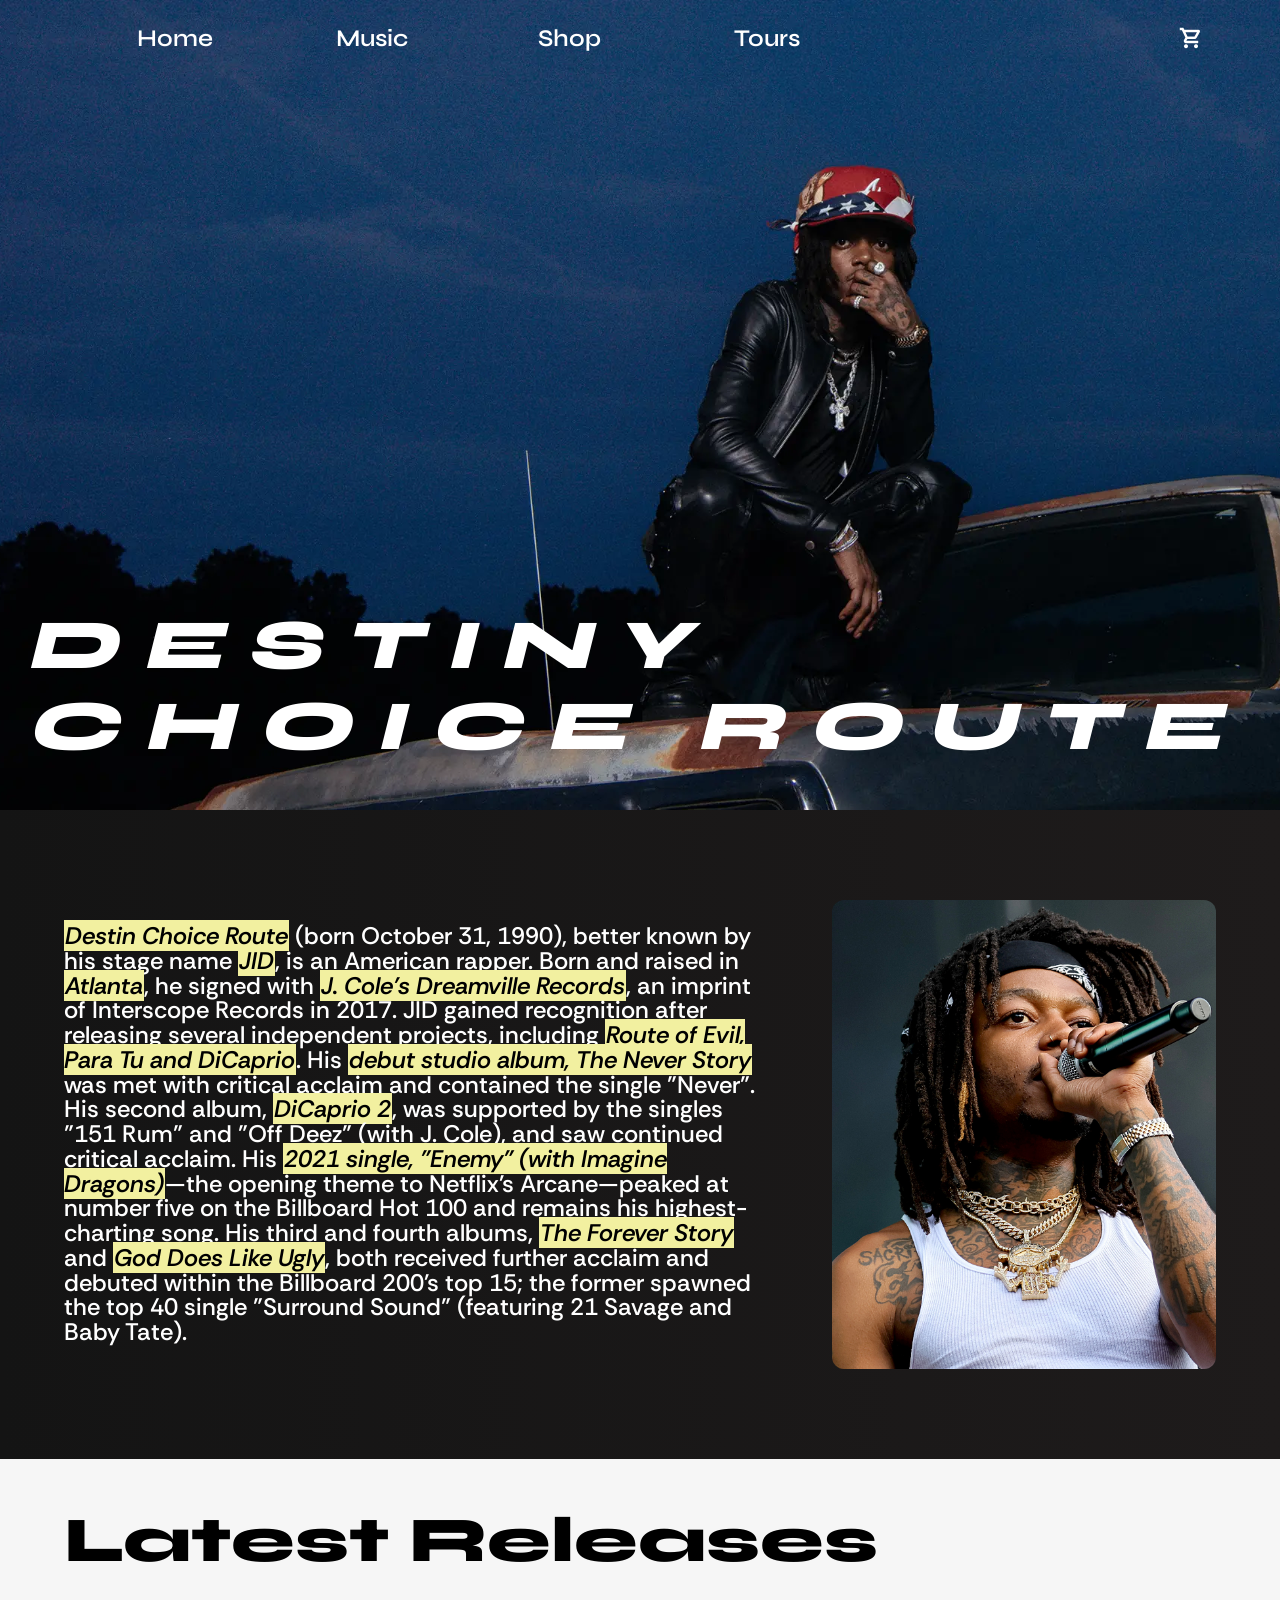
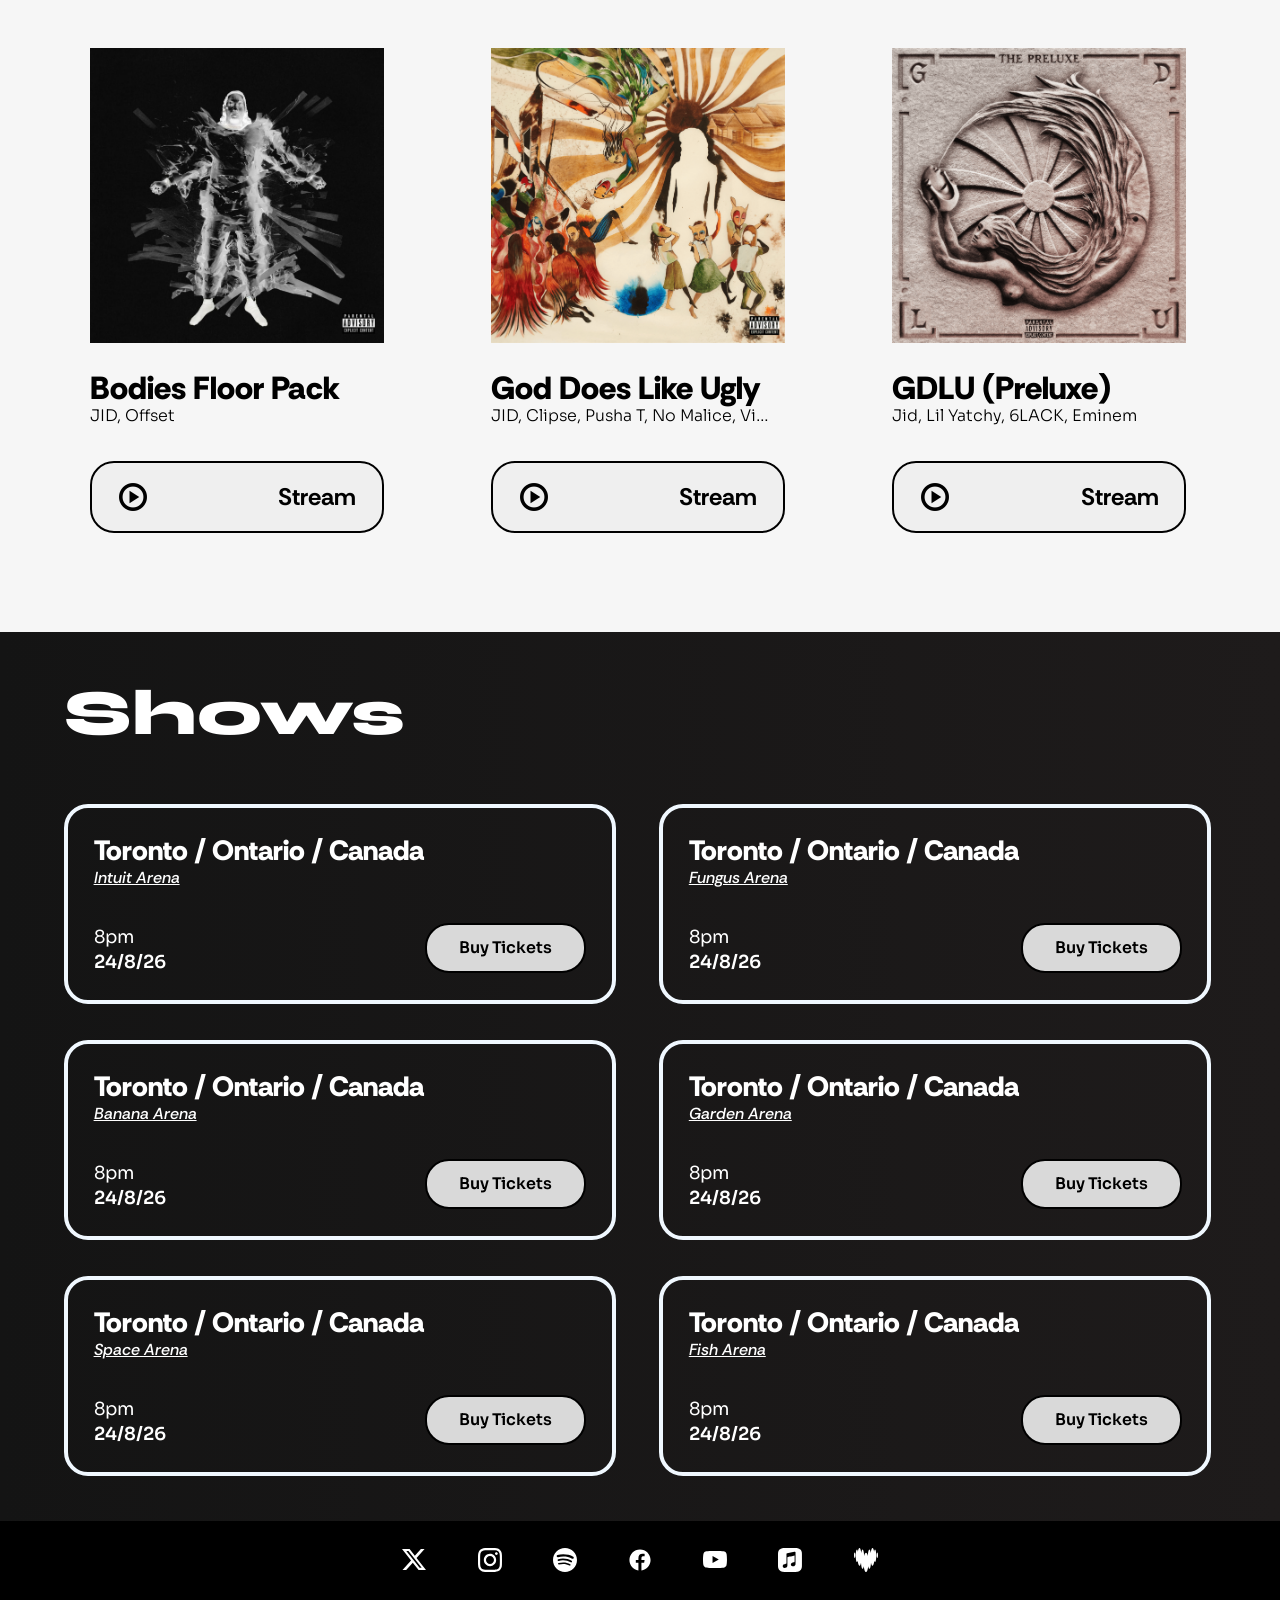
<file: index.html>
<!DOCTYPE html>
<html>
  <head>
    <link rel="preconnect" href="https://fonts.googleapis.com">
    <link rel="preconnect" href="https://fonts.gstatic.com" crossorigin>
     <link href="https://fonts.googleapis.com/css2?family=Nata+Sans:wght@100..900&family=Rethink+Sans:ital,wght@0,400..800;1,400..800&family=Sora:wght@100..800&family=Syne:wght@400..800&family=Urbanist:ital,wght@0,100..900;1,100..900&display=swap" rel="stylesheet">  
     <link rel="stylesheet" href="https://fonts.googleapis.com/css2?family=Material+Symbols+Outlined:opsz,wght,FILL,GRAD@20..48,100..700,0..1,-50..200&icon_names=play_circle,shopping_cart" />
     
     <meta charset="utf-8">
    <meta name="viewport" content="width=device-width">
    <title>asg1</title>

    <!--google icns-->
    <style> 
    .material-symbols-outlined {
      font-variation-settings:
      'FILL' 0,
      'wght' 600,
      'GRAD' 0,
      'opsz' 24
    }


    </style>
    <link href="normalize.css" rel="stylesheet" type="text/css" />
    <link href="style.css" rel="stylesheet" type="text/css" />
  </head>

  <body>
    <header id="header">
      <a href="menu_full.html" id="menu_burger"><img src="./assets/menu_white.svg" id="menu_burger"></a>
      <div>
     <button>
        <a href="index.html">Home</a>
      </button>
      <button>
        <a href="discog.html">Music</a>
      </button>
      <button>
        <a href="shop.html">Shop</a>
      </button>
      <button>
        <a href="tours.html">Tours</a>
      </button>
      </div>

      <a href="cart.html">
        <span class="material-symbols-outlined">
        shopping_cart
        </span>
      </a>

    </header>

    <section class="hero">
      <h1> DESTINY CHOICE ROUTE</h1>
    </section>

    <!--small intro section about jid-->
    <section class="about">
      <h3 class="about-text">
        <em>Destin Choice Route</em> (born October 31, 1990), better known by his stage name <em>JID</em>, is an American rapper. Born and raised in <em>Atlanta</em>, he signed with <em>J. Cole's Dreamville Records</em>, an imprint of Interscope Records in 2017.      
      JID gained recognition after releasing several independent projects, including <em>Route of Evil, Para Tu and DiCaprio</em>. 
      His <em>debut studio album, The Never Story</em> was met with critical acclaim and contained the single "Never". His second album, <em>DiCaprio 2</em>, was supported by the singles "151 Rum" and "Off Deez" (with J. Cole), and saw continued critical acclaim.
      His <em>2021 single, "Enemy" (with Imagine Dragons)</em>—the opening theme to Netflix's Arcane—peaked at number five on the Billboard Hot 100 and remains his highest-charting song. 
      His third and fourth albums, <em>The Forever Story</em> and <em>God Does Like Ugly</em>, both received further acclaim and debuted within the Billboard 200's top 15; the former spawned the top 40 single "Surround Sound" (featuring 21 Savage and Baby Tate).</h2>
      <img src="./assets/jid concert.webp" class="about-image">
    </section>

    <!--jid discography. show lastest releases-->
    <section class="latest-releases">
      <h2 class="section-head">
        Latest Releases
      </h2>
      
      <div class="latest-releases-items">
        <article class="discog-vert"> 
          <img src="./assets/discog_albums/bodies_floor_pack.jpg" class="discog-img">
          <h3 class="discog-item-title">Bodies Floor Pack</h3>
          <h4 class="discog-item-contributors">JID, Offset</h4>
          
            <a href="https://open.spotify.com/album/1dwgCXt2kuPRuWJ2WBuZq8?si=UblcZHs6SFqh_qycOmMrkw" target="_blank"><button class="streaming-redirect">
            <span class="material-symbols-outlined">
              play_circle</span>Stream</button></a>
        </article>

        <article class="discog-vert"> 
          <img src="./assets/discog_albums/gdlu_cover.png" class="discog-img">
          <h3 class="discog-item-title">God Does Like Ugly</h3>
          <h4 class="discog-item-contributors">JID, Clipse, Pusha T, No Malice, Vince Staples, Westside Gunn, Ciara, EARTHGANG, Ty Dolla $ign, Jessie Reyes</h4>
          <a href="https://open.spotify.com/album/2tU04u3hxtziB4sOVJKak3?si=c5tnRmxrSSOoXFeJeAkfKg" target="_blank"><button class="streaming-redirect">
            <span class="material-symbols-outlined">
              play_circle</span>Stream</button></a>
        </article>

        <article class="discog-vert"> 
          <img src="./assets/discog_albums/gdlu_preluxe.png" class="discog-img">
          <h3 class="discog-item-title">GDLU (Preluxe)</h3>
          <h4 class="discog-item-contributors">Jid, Lil Yatchy, 6LACK, Eminem</h4>
          <a href="https://open.spotify.com/album/1IoU1S5bHioUnI88sSJJHZ?si=78ac8untRmKvTZR2gzMWTQ" target="_blank"><button class="streaming-redirect">
            <span class="material-symbols-outlined">
              play_circle</span>Stream</button></a>
        </article>
      </div>
      
    </section>

    <!--jid tours and shows-->
    <section class="tours-about">
      <h2 class="section-head">
        Shows
      </h2>
      <div class="tour-main">
        <article class="tour-item">
          <h3 class="tour-item-name">Toronto / Ontario / Canada</h3>
          <h4>
            <!--wrap with a h4 tag to make the <a> tag the width of the entire box-->
            <a class="tour-item-location">Intuit Arena</a>
          </h4>
          <div class="tour-item-infobar">
            <div class="tour-item-datetime-info">
              <h4 class="tour-item-time">8pm</h4>
              <h4 class="tour-item-date">24/8/26</h4>
              
            </div>
            <button class="tour-item-book-ticket">
              <a>Buy Tickets</a>
            </button>
          </div>
        </article>

        <article class="tour-item">
          <h3 class="tour-item-name">Toronto / Ontario / Canada</h3>
          <h4>
            <!--wrap with a h4 tag to make the <a> tag the width of the entire box-->
            <a class="tour-item-location">Fungus Arena</a>
          </h4>
          <div class="tour-item-infobar">
            <div class="tour-item-datetime-info">
              <h4 class="tour-item-time">8pm</h4>
              <h4 class="tour-item-date">24/8/26</h4>
              
            </div>
            <button class="tour-item-book-ticket">
              <a>Buy Tickets</a>
            </button>
          </div>
        </article>

        <article class="tour-item">
          <h3 class="tour-item-name">Toronto / Ontario / Canada</h3>
          <h4>
            <!--wrap with a h4 tag to make the <a> tag the width of the entire box-->
            <a class="tour-item-location">Banana Arena</a>
          </h4>
          <div class="tour-item-infobar">
            <div class="tour-item-datetime-info">
              <h4 class="tour-item-time">8pm</h4>
              <h4 class="tour-item-date">24/8/26</h4>
              
            </div>
            <button class="tour-item-book-ticket">
              <a>Buy Tickets</a>
            </button>
          </div>
        </article>

        <article class="tour-item">
          <h3 class="tour-item-name">Toronto / Ontario / Canada</h3>
          <h4>
            <!--wrap with a h4 tag to make the <a> tag the width of the entire box-->
            <a class="tour-item-location">Garden Arena</a>
          </h4>
          <div class="tour-item-infobar">
            <div class="tour-item-datetime-info">
              <h4 class="tour-item-time">8pm</h4>
              <h4 class="tour-item-date">24/8/26</h4>
              
            </div>
            <button class="tour-item-book-ticket">
              <a>Buy Tickets</a>
            </button>
          </div>
        </article>

        <article class="tour-item">
          <h3 class="tour-item-name">Toronto / Ontario / Canada</h3>
          <h4>
            <!--wrap with a h4 tag to make the <a> tag the width of the entire box-->
            <a class="tour-item-location">Space Arena</a>
          </h4>
          <div class="tour-item-infobar">
            <div class="tour-item-datetime-info">
              <h4 class="tour-item-time">8pm</h4>
              <h4 class="tour-item-date">24/8/26</h4>
              
            </div>
            <button class="tour-item-book-ticket">
              <a>Buy Tickets</a>
            </button>
          </div>
        </article>

        <article class="tour-item">
          <h3 class="tour-item-name">Toronto / Ontario / Canada</h3>
          <h4>
            <!--wrap with a h4 tag to make the <a> tag the width of the entire box-->
            <a class="tour-item-location">Fish Arena</a>
          </h4>
          <div class="tour-item-infobar">
            <div class="tour-item-datetime-info">
              <h4 class="tour-item-time">8pm</h4>
              <h4 class="tour-item-date">24/8/26</h4>
              
            </div>
            <button class="tour-item-book-ticket">
              <a>Buy Tickets</a>
            </button>
          </div>
        </article>
      </div>
    </section>


    <section class="footer">
      <div class="icn-row">
        
        <a href="https://x.com/JIDsv/status/1953677684875104582" target="_blank"><img class="socmed-icn" src="./assets/socmed_icons/x-social-media-white-icon.svg" > </a>     
        <a href="https://www.instagram.com/jidsv/?hl=es" target="_blank"><img class="socmed-icn" src="./assets/socmed_icons/instagram-white-icon.svg" > </a>
        <a href="https://open.spotify.com/artist/6U3ybJ9UHNKEdsH7ktGBZ7?si=_69FwgTNSC26XVcKZ3J7mA" target="_blank"><img class="socmed-icn" src="./assets/socmed_icons/spotify-white-icon.svg" ></a>
        <a href="https://www.facebook.com/JIDSV/" target="_blank"><img class="socmed-icn" src="./assets/socmed_icons/icons8-facebook.svg" ></a>
        <a href="https://www.youtube.com/channel/UC3WIRbOw46MsbycRc1N5x4g" target="_blank"><img class="socmed-icn" src="./assets/socmed_icons/youtube-app-white-icon.svg" ></a>
        <a href="https://music.apple.com/us/artist/jid/282841404" target="_blank"><img class="socmed-icn" src="./assets/socmed_icons/apple-music-white.svg" > </a>
        <a href="https://www.deezer.com/en/artist/8409650" target="_blank"><img class="socmed-icn" src="./assets/socmed_icons/Deezer Dark Symbol SVG.svg" > </a>
    </section>
    
    <script src="./scripts/header_responsive.js"></script>
    <script src="./scripts/redirect_to_purchases_tours.js"></script>
  </body>
</html>
</file>
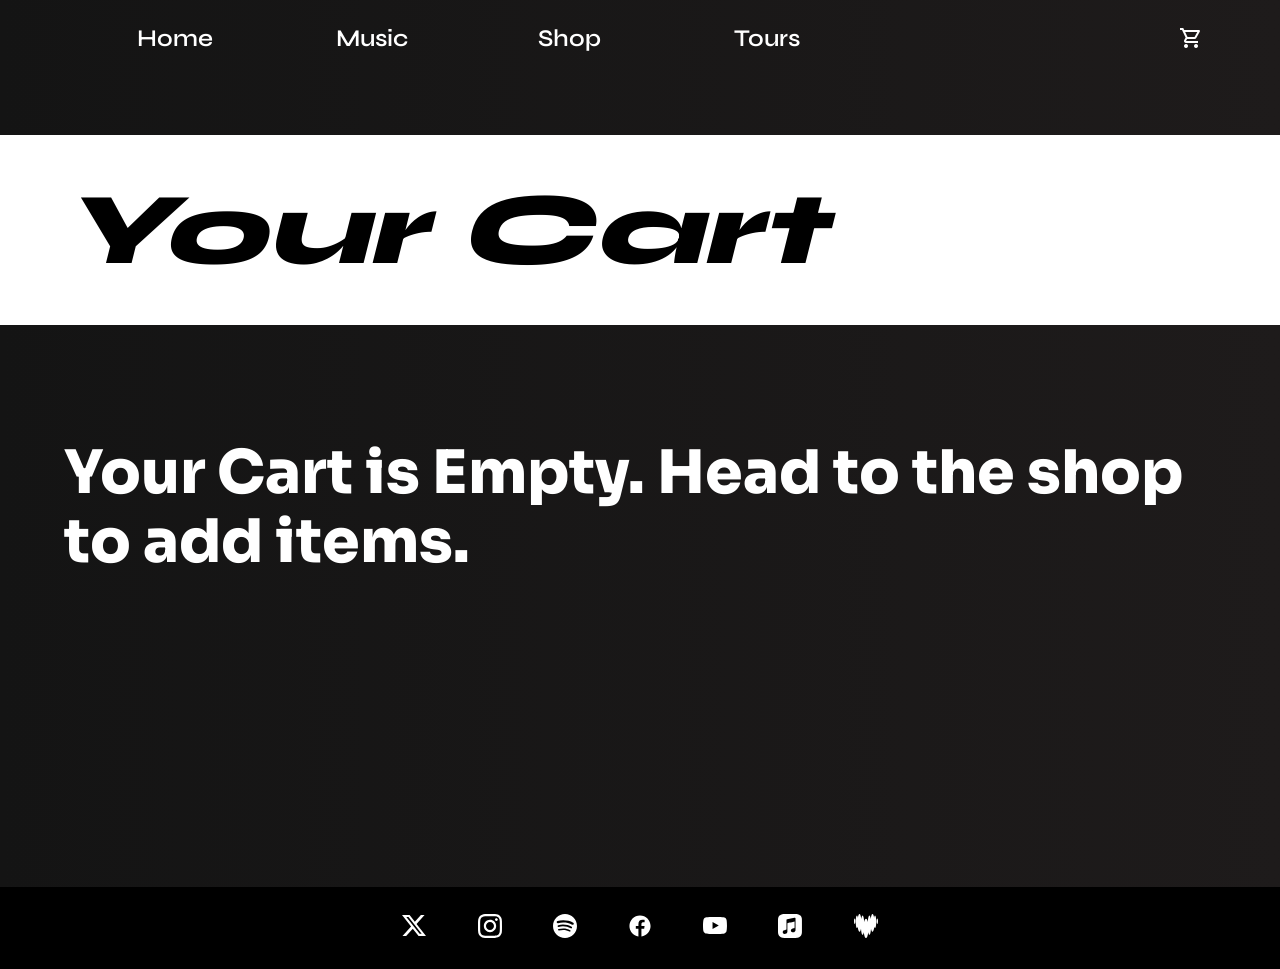
<file: cart.html>
<!DOCTYPE html>
<html>
  <head>
    <link rel="preconnect" href="https://fonts.googleapis.com">
    <link rel="preconnect" href="https://fonts.gstatic.com" crossorigin>
     <link href="https://fonts.googleapis.com/css2?family=Nata+Sans:wght@100..900&family=Rethink+Sans:ital,wght@0,400..800;1,400..800&family=Sora:wght@100..800&family=Syne:wght@400..800&family=Urbanist:ital,wght@0,100..900;1,100..900&display=swap" rel="stylesheet">  
     <link rel="stylesheet" href="https://fonts.googleapis.com/css2?family=Material+Symbols+Outlined:opsz,wght,FILL,GRAD@20..48,100..700,0..1,-50..200&icon_names=play_circle" />
    <link rel="stylesheet" href="https://fonts.googleapis.com/css2?family=Material+Symbols+Outlined:opsz,wght,FILL,GRAD@20..48,100..700,0..1,-50..200&icon_names=shopping_cart" />
     <meta charset="utf-8">
    <meta name="viewport" content="width=device-width">
    <title>asg1</title>
    <link href="normalize.css" rel="stylesheet" type="text/css" />
    <link href="style.css" rel="stylesheet" type="text/css" />
  </head>

  <body>
    <header id="header">
      <a href="menu_full.html" id="menu_burger"><img src="./assets/menu_white.svg" ></a>
      <div>
     <button>
        <a href="index.html">Home</a>
      </button>
      <button>
        <a href="discog.html">Music</a>
      </button>
      <button>
        <a href="shop.html">Shop</a>
      </button>
      <button>
        <a href="tours.html">Tours</a>
      </button>
      </div>

      <a href="cart.html">
        <span class="material-symbols-outlined">
        shopping_cart
        </span>
      </a>

    </header>


    <section class="page-header">
      <h1 class="page-title"> Your Cart</h1>
    </section>

    <h1 class="cart-empty-text" id="hide-with-items">Your Cart is Empty. Head to the shop to add items.</h1>

    <section class="cart-section" id="cart-items">
        
    </section>
    
    

    <a href="./payment_shop.html" id="hide-no-items"><button class="go-to-payment">CHECK OUT</button></a>
    
    <section class="footer">
      <div class="icn-row">
        
        <a href="https://x.com/JIDsv/status/1953677684875104582" target="_blank"><img class="socmed-icn" src="./assets/socmed_icons/x-social-media-white-icon.svg" > </a>     
        <a href="https://www.instagram.com/jidsv/?hl=es" target="_blank"><img class="socmed-icn" src="./assets/socmed_icons/instagram-white-icon.svg" > </a>
        <a href="https://open.spotify.com/artist/6U3ybJ9UHNKEdsH7ktGBZ7?si=_69FwgTNSC26XVcKZ3J7mA" target="_blank"><img class="socmed-icn" src="./assets/socmed_icons/spotify-white-icon.svg" ></a>
        <a href="https://www.facebook.com/JIDSV/" target="_blank"><img class="socmed-icn" src="./assets/socmed_icons/icons8-facebook.svg" ></a>
        <a href="https://www.youtube.com/channel/UC3WIRbOw46MsbycRc1N5x4g" target="_blank"><img class="socmed-icn" src="./assets/socmed_icons/youtube-app-white-icon.svg" ></a>
        <a href="https://music.apple.com/us/artist/jid/282841404" target="_blank"><img class="socmed-icn" src="./assets/socmed_icons/apple-music-white.svg" > </a>
        <a href="https://www.deezer.com/en/artist/8409650" target="_blank"><img class="socmed-icn" src="./assets/socmed_icons/Deezer Dark Symbol SVG.svg" > </a>
    </section>


    <script src="./scripts/load_cart.js"></script>
    <script src="./scripts/header_responsive.js"></script>
  </body>
</html>
</file>
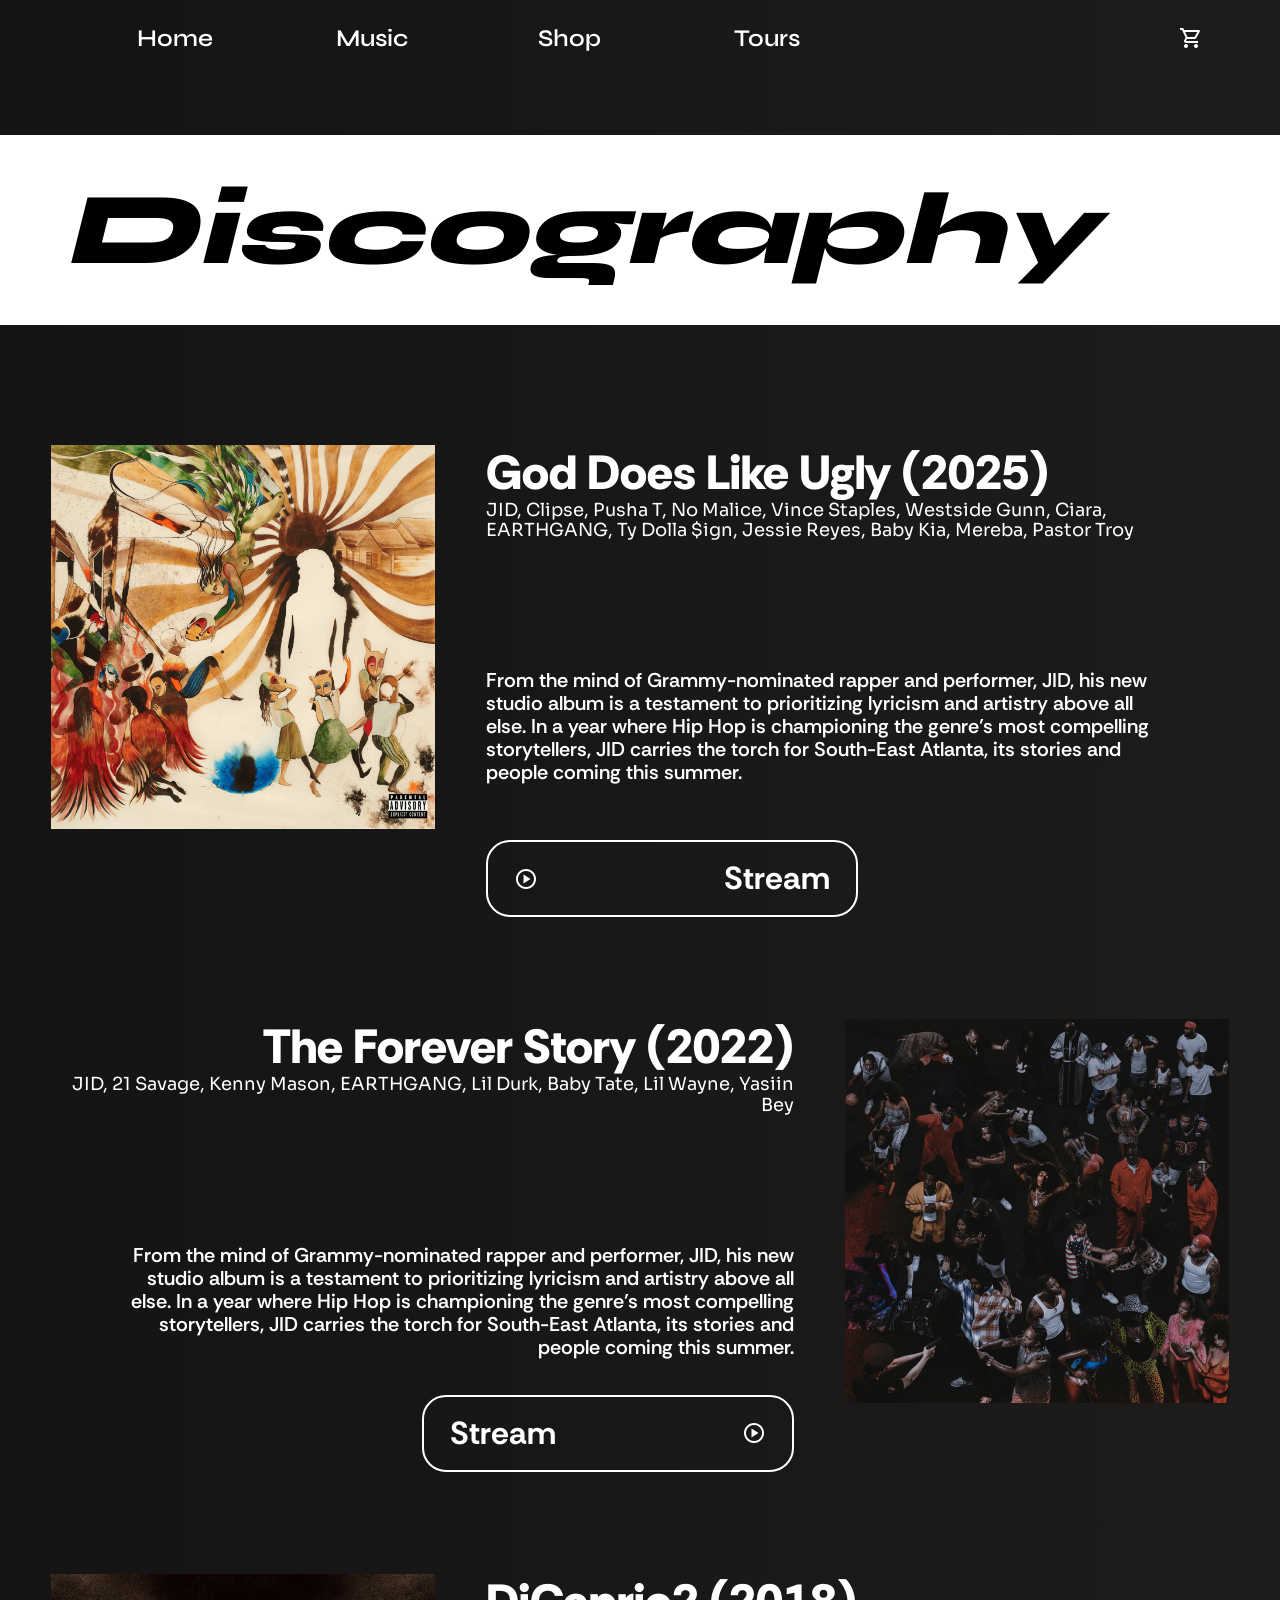
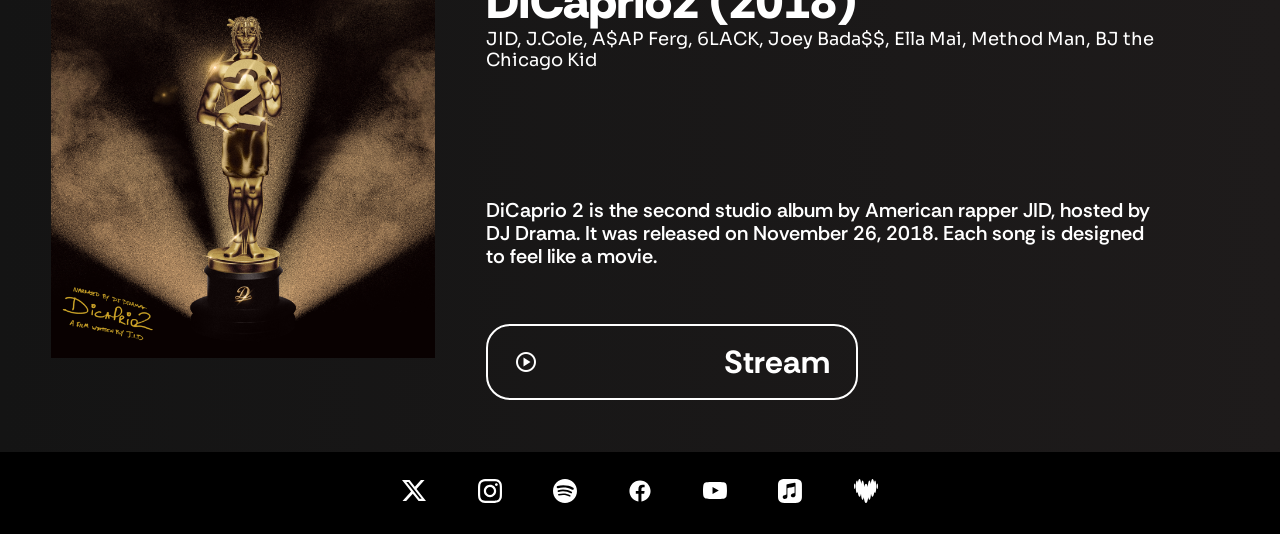
<file: discog.html>
<!DOCTYPE html>
<html>
  <head>
    <link rel="preconnect" href="https://fonts.googleapis.com">
    <link rel="preconnect" href="https://fonts.gstatic.com" crossorigin>
     <link href="https://fonts.googleapis.com/css2?family=Nata+Sans:wght@100..900&family=Rethink+Sans:ital,wght@0,400..800;1,400..800&family=Sora:wght@100..800&family=Syne:wght@400..800&family=Urbanist:ital,wght@0,100..900;1,100..900&display=swap" rel="stylesheet">  
     <link rel="stylesheet" href="https://fonts.googleapis.com/css2?family=Material+Symbols+Outlined:opsz,wght,FILL,GRAD@20..48,100..700,0..1,-50..200&icon_names=play_circle,shopping_cart" />
    <meta charset="utf-8">
    <meta name="viewport" content="width=device-width">
    <title>asg1</title>
    <link href="normalize.css" rel="stylesheet" type="text/css" />
    <link href="style.css" rel="stylesheet" type="text/css" />
  </head>

  <body>
    <header id="header">
      <a href="menu_full.html" id="menu_burger"><img src="./assets/menu_white.svg" id="menu_burger"></a>
      <div>
     <button>
        <a href="index.html">Home</a>
      </button>
      <button>
        <a href="discog.html">Music</a>
      </button>
      <button>
        <a href="shop.html">Shop</a>
      </button>
      <button>
        <a href="tours.html">Tours</a>
      </button>
      </div>

      <a href="cart.html">
        <span class="material-symbols-outlined">
        shopping_cart
        </span>
      </a>

    </header>


    <section class="page-header">
      <h1 class="page-title"> Discography</h1>
    </section>
    
    


    <!--jid discography. albums(not including dreamville collab albums), mixtapes, eps-->
    <!--should have buttons to link to spotify/buy the vinyls-->
    <section class="discography">
      <article class="discog-item-row">
        <img src="./assets/discog_albums/gdlu_cover.png">
        <div class="discog-desc-section">
          <h2 class="discog-item-title-hori">God Does Like Ugly (2025)</h2>
          <h3 class="discog-item-contributors-hori">JID, Clipse, Pusha T, No Malice, Vince Staples, Westside Gunn, Ciara, EARTHGANG, Ty Dolla $ign, Jessie Reyes, Baby Kia, Mereba, Pastor Troy</h3>
          <h3 class="discog-item-desc-hori">
            From the mind of Grammy-nominated rapper and performer, JID, his new studio album is a testament to prioritizing lyricism and artistry above all else. In a year where Hip Hop is championing the genre’s most compelling storytellers, JID carries the torch for South-East Atlanta, its stories and people coming this summer.
          </h3>
          <a href="https://open.spotify.com/album/2tU04u3hxtziB4sOVJKak3?si=c5tnRmxrSSOoXFeJeAkfKg" target="_blank">
          <button class="streaming-redirect-hori">
            <span class="material-symbols-outlined">
              play_circle</span>Stream</button></a>
        </div>
        
      </article>

      <article class="discog-item-row">
        
        <div class="discog-desc-section" id="hide-on-small">
          <h2 class="discog-item-title-hori">The Forever Story (2022)</h2>
          <h3 class="discog-item-contributors-hori">JID, 21 Savage, Kenny Mason, EARTHGANG, Lil Durk, Baby Tate, Lil Wayne, Yasiin Bey</h3>
          <h3 class="discog-item-desc-hori" id="discog-hori-desc-even">
            From the mind of Grammy-nominated rapper and performer, JID, his new studio album is a testament to prioritizing lyricism and artistry above all else. In a year where Hip Hop is championing the genre’s most compelling storytellers, JID carries the torch for South-East Atlanta, its stories and people coming this summer.
          </h3>

          <a  href="https://open.spotify.com/album/4rJDCELWL0fjdmN9Gn4f4g?si=d1TiWN6qSz-0_nVpozq5Hw" target="_blank"><button id="odd" class="streaming-redirect-hori">
            
            Stream
            <span class="material-symbols-outlined">
              play_circle
            </span>
          </button>
          </a>
        </div>

        <img src="./assets/discog_albums/forever_story.png">

        <div class="discog-desc-section" id="hide-on-large">
         <h2 class="discog-item-title-hori">The Forever Story (2022)</h2>
          <h3 class="discog-item-contributors-hori">JID, 21 Savage, Kenny Mason, EARTHGANG, Lil Durk, Baby Tate, Lil Wayne, Yasiin Bey</h3>
          <h3 class="discog-item-desc-hori" id="discog-hori-desc-even">
            JID's highly anticipated sophomore album The Forever Story presents his reality: a more personal look into his familial life and stories of growing up the last of seven and a student athlete in East ATL. JID’s nimble, head-nodding lyricism/ lightning-fast flow is present throughout the album with immersive storytelling and thoughtful guest features — all spotlighting his rightful space in rap as one of the greatest in the making.          </h3>

            <a href="https://open.spotify.com/album/4rJDCELWL0fjdmN9Gn4f4g?si=d1TiWN6qSz-0_nVpozq5Hw" target="_blank">
          <button id="odd" class="streaming-redirect-hori">
            
            Stream
            <span class="material-symbols-outlined">
              play_circle
            </span>
           
          </button> </a>
          
        </div>
        
      </article>

      <article class="discog-item-row">
        <img src="./assets/discog_albums/dicaprio2_cover.png">
        <div class="discog-desc-section">
          <h2 class="discog-item-title-hori">DiCaprio2 (2018)</h2>
          <h3 class="discog-item-contributors-hori">JID, J.Cole, A$AP Ferg, 6LACK, Joey Bada$$, Ella Mai, Method Man, BJ the Chicago Kid</h3>
          <h3 class="discog-item-desc-hori">
            DiCaprio 2 is the second studio album by American rapper JID, hosted by DJ Drama. It was released on November 26, 2018. Each song is designed to feel like a movie.
          </h3>

          <a href="https://open.spotify.com/album/2tU04u3hxtziB4sOVJKak3?si=c5tnRmxrSSOoXFeJeAkfKg" target="_blank">
          <button class="streaming-redirect-hori">
            <span class="material-symbols-outlined">
              play_circle</span>Stream</button></a>
        </div>
        
      </article>
    </section>

    

    <section class="footer">
      <div class="icn-row">
        
        <a href="https://x.com/JIDsv/status/1953677684875104582" target="_blank"><img class="socmed-icn" src="./assets/socmed_icons/x-social-media-white-icon.svg" > </a>     
        <a href="https://www.instagram.com/jidsv/?hl=es" target="_blank"><img class="socmed-icn" src="./assets/socmed_icons/instagram-white-icon.svg" > </a>
        <a href="https://open.spotify.com/artist/6U3ybJ9UHNKEdsH7ktGBZ7?si=_69FwgTNSC26XVcKZ3J7mA" target="_blank"><img class="socmed-icn" src="./assets/socmed_icons/spotify-white-icon.svg" ></a>
        <a href="https://www.facebook.com/JIDSV/" target="_blank"><img class="socmed-icn" src="./assets/socmed_icons/icons8-facebook.svg" ></a>
        <a href="https://www.youtube.com/channel/UC3WIRbOw46MsbycRc1N5x4g" target="_blank"><img class="socmed-icn" src="./assets/socmed_icons/youtube-app-white-icon.svg" ></a>
        <a href="https://music.apple.com/us/artist/jid/282841404" target="_blank"><img class="socmed-icn" src="./assets/socmed_icons/apple-music-white.svg" > </a>
        <a href="https://www.deezer.com/en/artist/8409650" target="_blank"><img class="socmed-icn" src="./assets/socmed_icons/Deezer Dark Symbol SVG.svg" > </a>
    </section>

    
    <script src="./scripts/header_responsive.js"></script>
  </body>
</html>
</file>
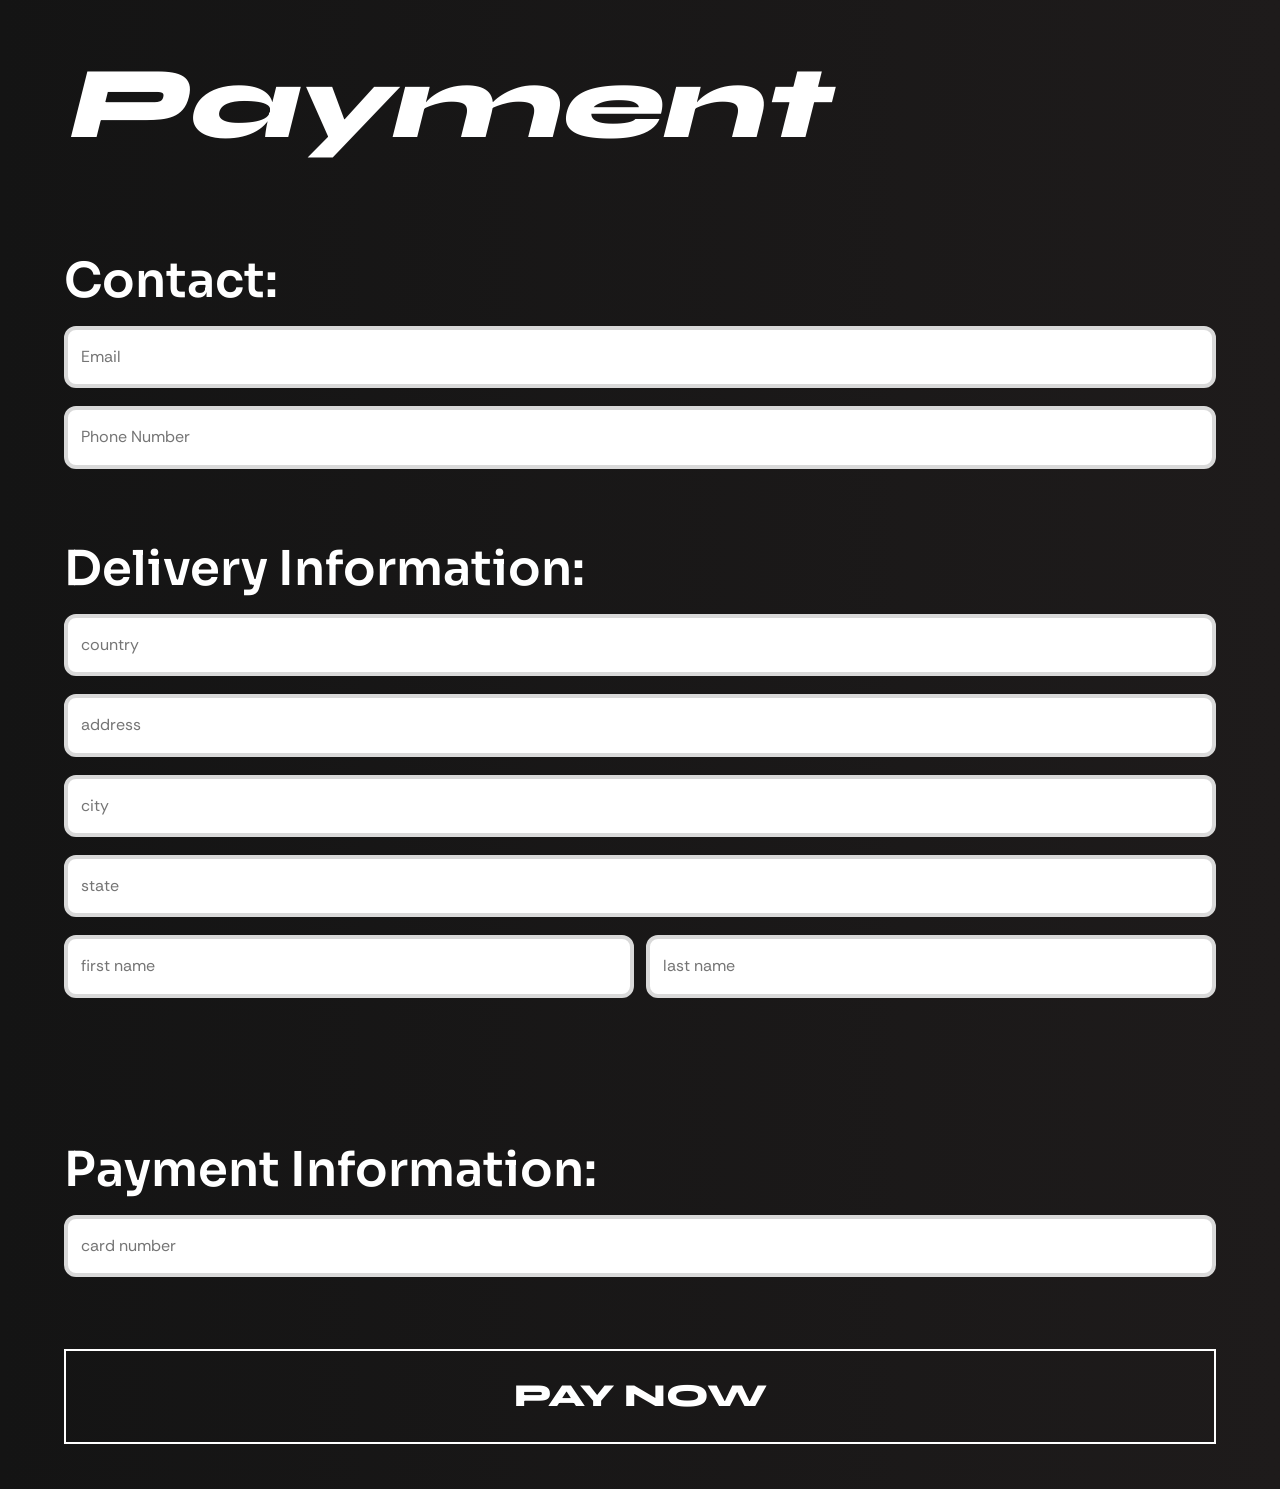
<file: payment_shop.html>
<!DOCTYPE html>
<html>
  <head>
    <link rel="preconnect" href="https://fonts.googleapis.com">
    <link rel="preconnect" href="https://fonts.gstatic.com" crossorigin>
     <link href="https://fonts.googleapis.com/css2?family=Nata+Sans:wght@100..900&family=Rethink+Sans:ital,wght@0,400..800;1,400..800&family=Sora:wght@100..800&family=Syne:wght@400..800&family=Urbanist:ital,wght@0,100..900;1,100..900&display=swap" rel="stylesheet">  
     <meta charset="utf-8">
    <meta name="viewport" content="width=device-width">
    <title>asg1</title>

    
    <link href="normalize.css" rel="stylesheet" type="text/css" />
    <link href="style.css" rel="stylesheet" type="text/css" />
  </head>

  <body>

    <h1 class="page-title" id="payment-head">Payment</h1>
    
    <section class="item-information-purchase">
      <h2 id="total-payable"></h2>
      <form id="payment-details-form">
        
        <div>
          <label for="email">Contact:</label>
          <input type="text" id="email" placeholder="Email">
          <input type="text" id="phone" placeholder="Phone Number">
        </div>

        <div>
          <label for="country">Delivery Information:</label>
          <input type="text" id="country" placeholder="country">
          <input type="text" id="address" placeholder="address">
          <input type="text" id="city" placeholder="city">
          <input type="text" id="state" placeholder="state">
          <div class="name">
            <input type="text" id="first-name" placeholder="first name">
             <input type="text" id="last-name" placeholder="last name">
          </div>
          
        </div>

        <div>
          <label for="card">Payment Information:</label>
          <input type="text" id="card" placeholder="card number">
          
          
        </div>

        
        <input class="pay-now-button" value="PAY NOW" type="submit">
      </form>
    </section>

    <script src="./scripts/handle_purchase.js"></script>
  </body>
    
</html>
</file>
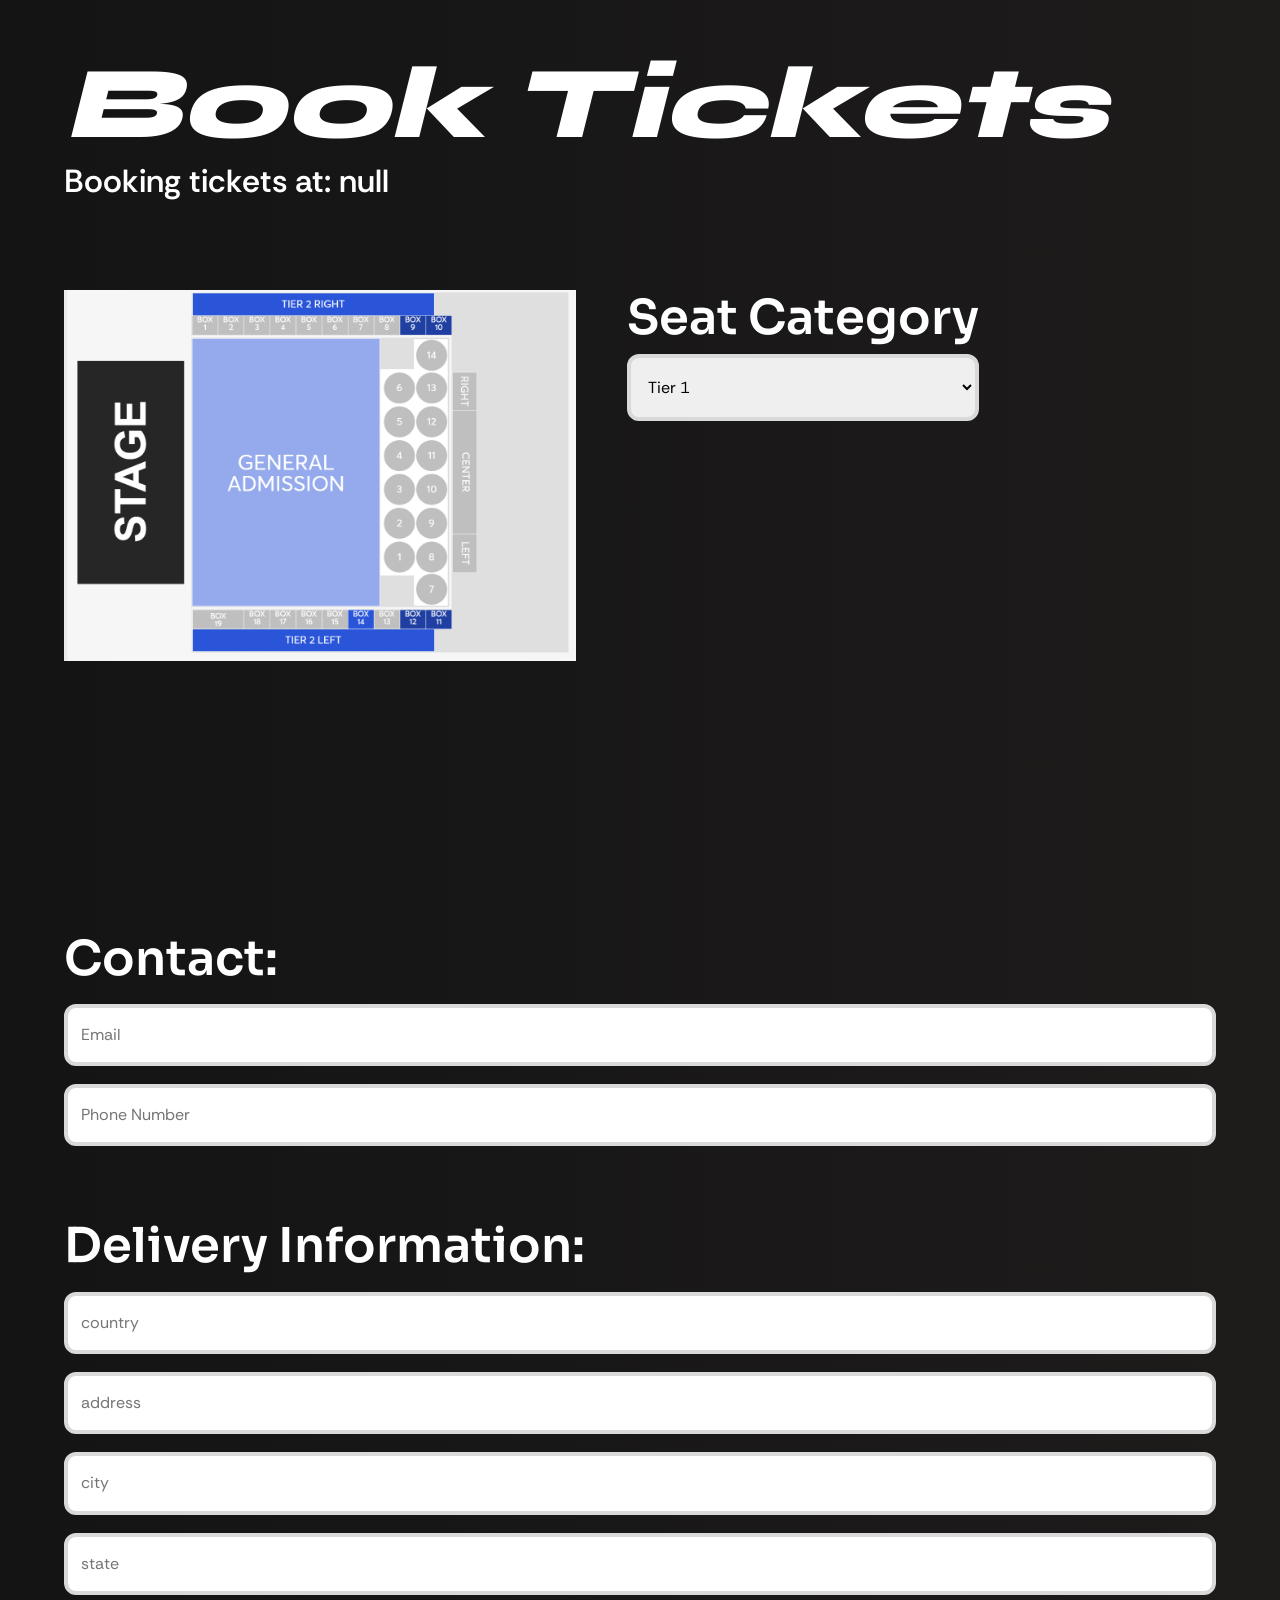
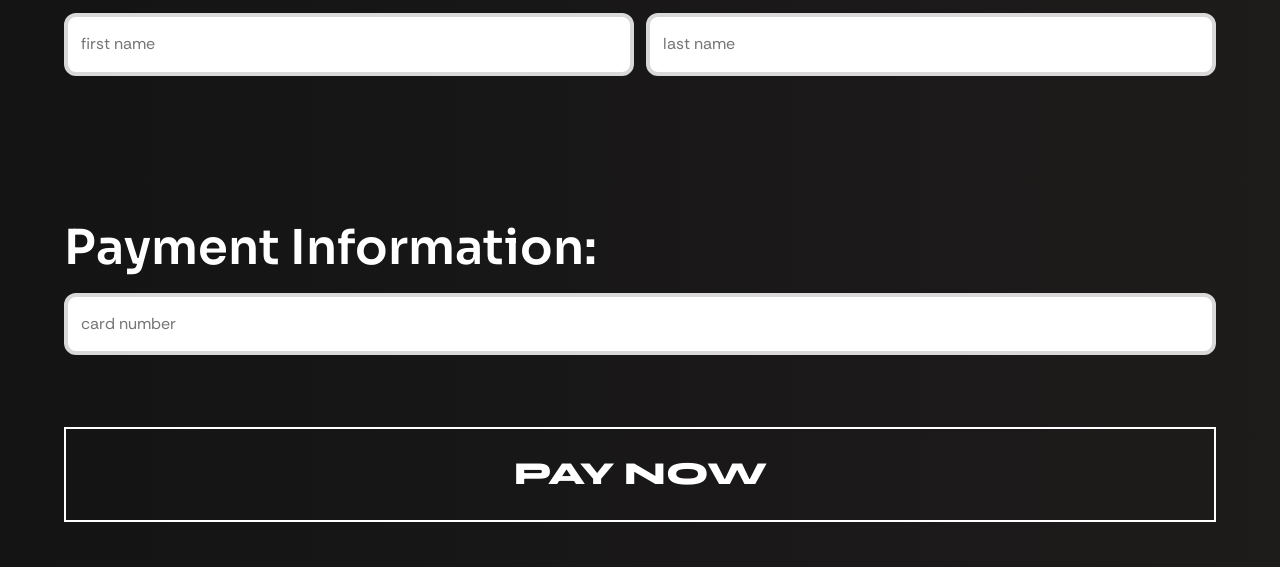
<file: payment_tours.html>
<!DOCTYPE html>
<html>
  <head>
    <link rel="preconnect" href="https://fonts.googleapis.com">
    <link rel="preconnect" href="https://fonts.gstatic.com" crossorigin>
     <link href="https://fonts.googleapis.com/css2?family=Nata+Sans:wght@100..900&family=Rethink+Sans:ital,wght@0,400..800;1,400..800&family=Sora:wght@100..800&family=Syne:wght@400..800&family=Urbanist:ital,wght@0,100..900;1,100..900&display=swap" rel="stylesheet">  
     <meta charset="utf-8">
    <meta name="viewport" content="width=device-width">
    <title>asg1</title>

    
    <link href="normalize.css" rel="stylesheet" type="text/css" />
    <link href="style.css" rel="stylesheet" type="text/css" />
  </head>

  <body>

    <h1 class="page-title" id="payment-head">Book Tickets</h1>
    <h2 id="location-payment">text here</h2>
    
    <section class="item-information-purchase">
        <div class="seat-selector">
            <img class="seats-img" src="./assets/stage_seats.png">
            <form>
                <label for="seat-cat">Seat Category</label>
                <select id="seat-cat">
                    <option value="Tier 1">Tier 1</option>
                    <option value="Tier 2">Tier 2</option>
                    <option value="General Admission">General Admission</option>
                </select>
                <h2 id="total-payable"></h2>
            </form>
            
        </div>
        
        <form id="payment-details-form">
        
        <div>
          <label for="email">Contact:</label>
          <input type="text" id="email" placeholder="Email">
          <input type="text" id="phone" placeholder="Phone Number">
        </div>

        <div>
          <label for="country">Delivery Information:</label>
          <input type="text" id="country" placeholder="country">
          <input type="text" id="address" placeholder="address">
          <input type="text" id="city" placeholder="city">
          <input type="text" id="state" placeholder="state">
          <div class="name">
            <input type="text" id="first-name" placeholder="first name">
             <input type="text" id="last-name" placeholder="last name">
          </div>
          
        </div>

        <div>
          <label for="card">Payment Information:</label>
          <input type="text" id="card" placeholder="card number">
          
          
        </div>

        
        <input class="pay-now-button" value="PAY NOW" type="submit">
      </form>
    </section>

    <script src="./scripts/handle_purchases_tours.js"></script>
  </body>
    
</html>
</file>
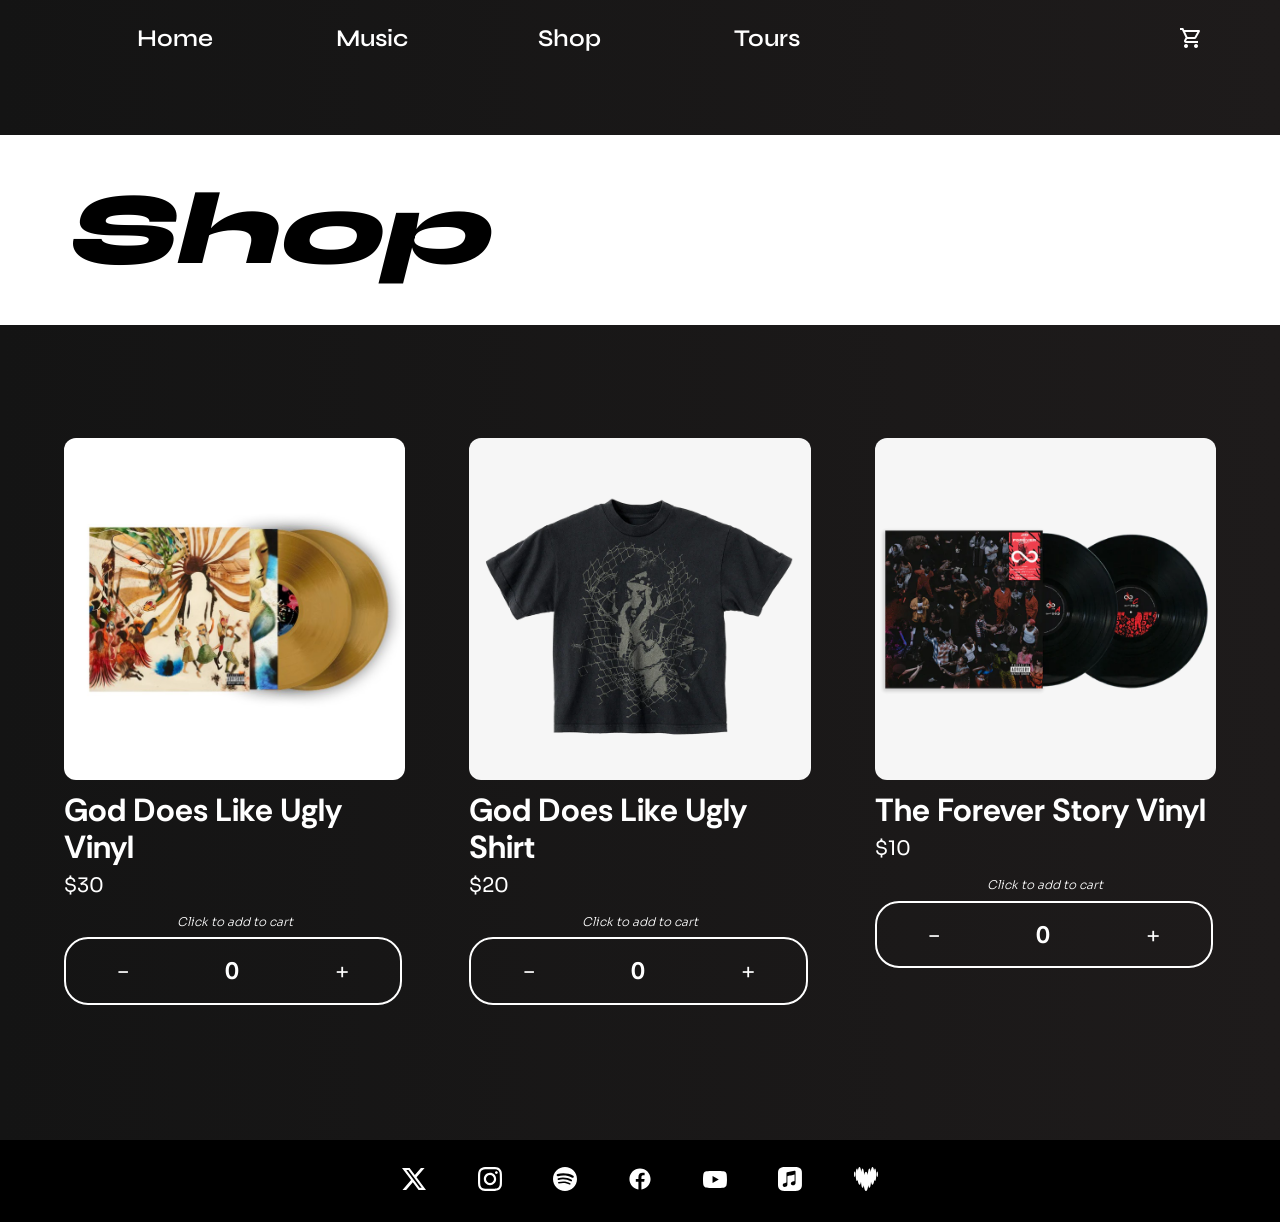
<file: shop.html>
<!DOCTYPE html>
<html>
  <head>
    <link rel="preconnect" href="https://fonts.googleapis.com">
    <link rel="preconnect" href="https://fonts.gstatic.com" crossorigin>
     <link href="https://fonts.googleapis.com/css2?family=Nata+Sans:wght@100..900&family=Rethink+Sans:ital,wght@0,400..800;1,400..800&family=Sora:wght@100..800&family=Syne:wght@400..800&family=Urbanist:ital,wght@0,100..900;1,100..900&display=swap" rel="stylesheet">  
     <link rel="stylesheet" href="https://fonts.googleapis.com/css2?family=Material+Symbols+Outlined:opsz,wght,FILL,GRAD@20..48,100..700,0..1,-50..200&icon_names=shopping_cart" />
     
     <meta charset="utf-8">
    <meta name="viewport" content="width=device-width">
    <title>asg1</title>

    <!--google icns-->
    <link href="normalize.css" rel="stylesheet" type="text/css" />
    <link href="style.css" rel="stylesheet" type="text/css" />
  </head>

  <body>
    <header id="header">
      <a href="menu_full.html" id="menu_burger"><img src="./assets/menu_white.svg" id="menu_burger"></a>
      <div>
     <button>
        <a href="index.html">Home</a>
      </button>
      <button>
        <a href="discog.html">Music</a>
      </button>
      <button>
        <a href="shop.html">Shop</a>
      </button>
      <button>
        <a href="tours.html">Tours</a>
      </button>
      </div>

      <a href="cart.html">
        <span class="material-symbols-outlined">
        shopping_cart
        </span>
      </a>

    </header>

   <section class="page-header">
      <h1 class="page-title"> Shop</h1>
    </section>

    <section class="shop-items">
      
      <div class="shop-item">
        <img src="./assets/shop_items/gdlu_normal_album_vinyl.jpg">
        <h2 class="shop-item-name">
          God Does Like Ugly Vinyl
        </h2>
        <h3 class="shop-item-price">
          $30
        </h3>

        <div class="add-to-cart-section">
          <h3 class="add-to-cart-text">Click to add to cart</h3>
          <div class="add-to-cart" id="1">
            <button class="minus-item">-</button>
            <h4 class="item-num">0</h4>
            <button class="plus-item">+</button>
          </div>
        </div>
      </div>

      <div class="shop-item">
        <img src="./assets/shop_items/gdlu_shirt_front.webp">
        <h2 class="shop-item-name">
          God Does Like Ugly Shirt
        </h2>
        <h3 class="shop-item-price">
          $20
        </h3>

        <div class="add-to-cart-section">
          <h3 class="add-to-cart-text">Click to add to cart</h3>
          <div class="add-to-cart" id="2">
            <button class="minus-item">-</button>
            <h4 class="item-num">0</h4>
            <button class="plus-item">+</button>
          </div>
        </div>
      </div>

      <div class="shop-item">
        <img src="./assets/shop_items/JIDvinylstrd.webp">
        <h2 class="shop-item-name">
          The Forever Story Vinyl
        </h2>
        <h3 class="shop-item-price">
          $10
        </h3>

        <div class="add-to-cart-section">
          <h3 class="add-to-cart-text">Click to add to cart</h3>
          <div class="add-to-cart" id="3">
            <button class="minus-item">-</button>
            <h4 class="item-num">0</h4>
            <button class="plus-item">+</button>
          </div>
        </div>
      </div>
      
    </section>


    <section class="footer">
      <div class="icn-row">
        
        <a href="https://x.com/JIDsv/status/1953677684875104582" target="_blank"><img class="socmed-icn" src="./assets/socmed_icons/x-social-media-white-icon.svg" > </a>     
        <a href="https://www.instagram.com/jidsv/?hl=es" target="_blank"><img class="socmed-icn" src="./assets/socmed_icons/instagram-white-icon.svg" > </a>
        <a href="https://open.spotify.com/artist/6U3ybJ9UHNKEdsH7ktGBZ7?si=_69FwgTNSC26XVcKZ3J7mA" target="_blank"><img class="socmed-icn" src="./assets/socmed_icons/spotify-white-icon.svg" ></a>
        <a href="https://www.facebook.com/JIDSV/" target="_blank"><img class="socmed-icn" src="./assets/socmed_icons/icons8-facebook.svg" ></a>
        <a href="https://www.youtube.com/channel/UC3WIRbOw46MsbycRc1N5x4g" target="_blank"><img class="socmed-icn" src="./assets/socmed_icons/youtube-app-white-icon.svg" ></a>
        <a href="https://music.apple.com/us/artist/jid/282841404" target="_blank"><img class="socmed-icn" src="./assets/socmed_icons/apple-music-white.svg" > </a>
        <a href="https://www.deezer.com/en/artist/8409650" target="_blank"><img class="socmed-icn" src="./assets/socmed_icons/Deezer Dark Symbol SVG.svg" > </a>
    </section>
  
    <script src="./scripts/header_responsive.js"></script>
    <script src="./scripts/add_to_cart.js"></script>
  </body>
</html>
</file>
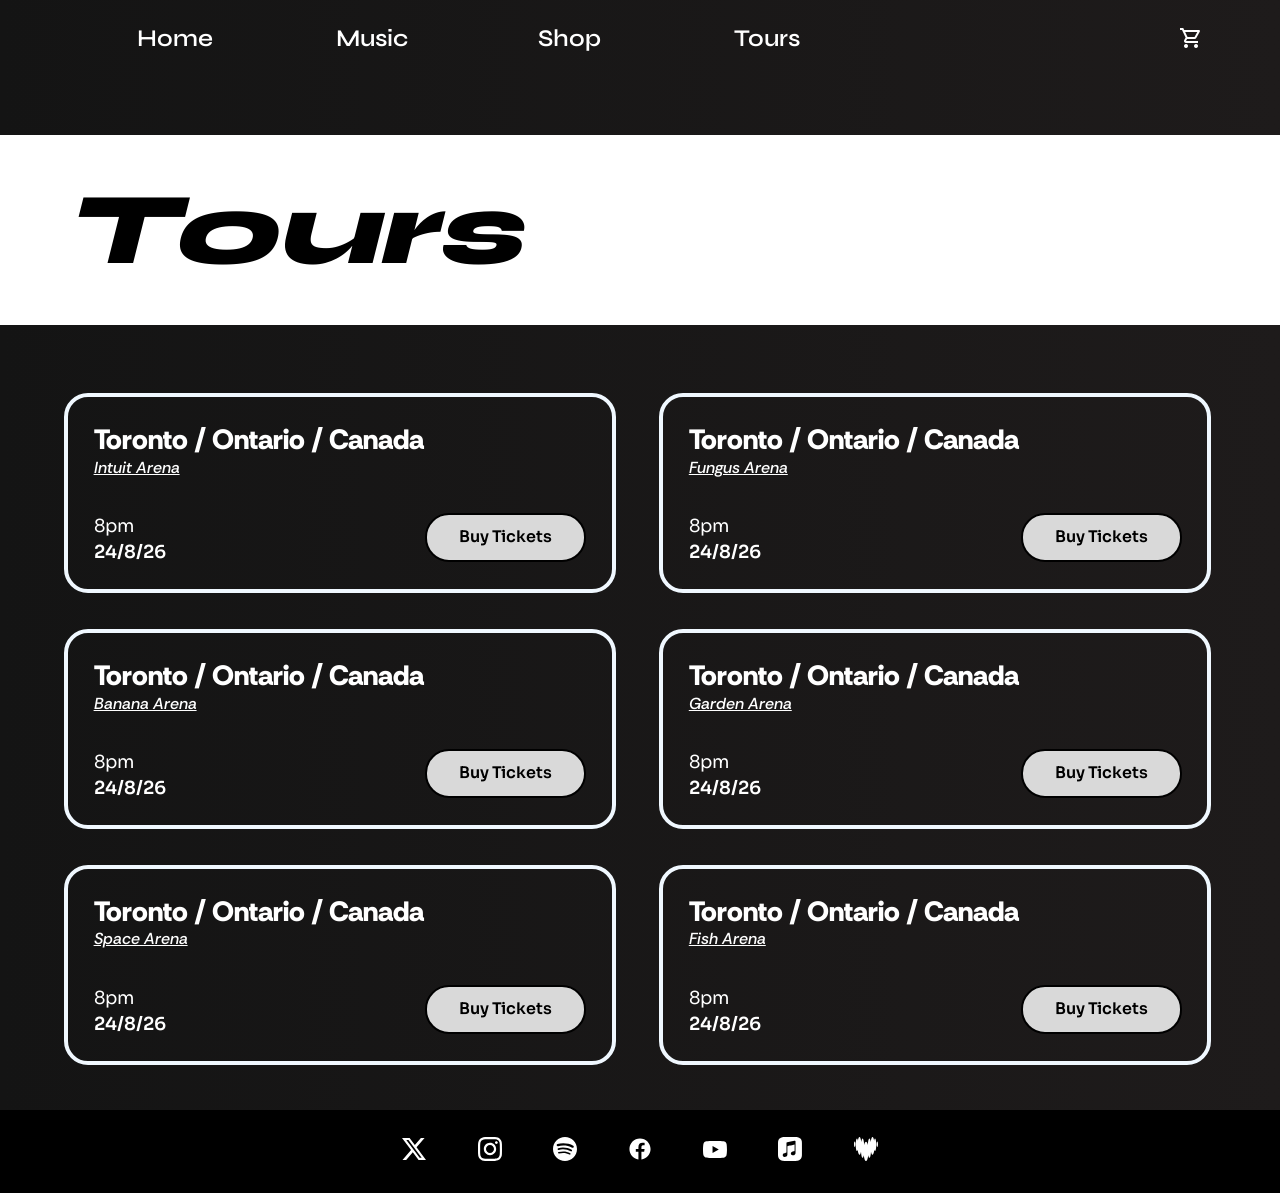
<file: tours.html>
<!DOCTYPE html>
<html>
  <head>
    <link rel="preconnect" href="https://fonts.googleapis.com">
    <link rel="preconnect" href="https://fonts.gstatic.com" crossorigin>
     <link href="https://fonts.googleapis.com/css2?family=Nata+Sans:wght@100..900&family=Rethink+Sans:ital,wght@0,400..800;1,400..800&family=Sora:wght@100..800&family=Syne:wght@400..800&family=Urbanist:ital,wght@0,100..900;1,100..900&display=swap" rel="stylesheet">  
     <link rel="stylesheet" href="https://fonts.googleapis.com/css2?family=Material+Symbols+Outlined:opsz,wght,FILL,GRAD@20..48,100..700,0..1,-50..200&icon_names=play_circle,shopping_cart" />
  
     <meta charset="utf-8">
    <meta name="viewport" content="width=device-width">
    <title>asg1</title>

    <!--google icns-->
    <style> 
    .material-symbols-outlined {
      font-variation-settings:
      'FILL' 0,
      'wght' 600,
      'GRAD' 0,
      'opsz' 24
    }

    .material-symbols-outlined {
      font-variation-settings:
      'FILL' 0,
      'wght' 400,
      'GRAD' 0,
      'opsz' 24
    }

    </style>
    <link href="normalize.css" rel="stylesheet" type="text/css" />
    <link href="style.css" rel="stylesheet" type="text/css" />
  </head>

  <body>
    <header id="header">
      <a href="menu_full.html" id="menu_burger"><img src="./assets/menu_white.svg" id="menu_burger"></a>
      <div>
     <button>
        <a href="index.html">Home</a>
      </button>
      <button>
        <a href="discog.html">Music</a>
      </button>
      <button>
        <a href="shop.html">Shop</a>
      </button>
      <button>
        <a href="tours.html">Tours</a>
      </button>
      </div>

      <a href="cart.html">
        <span class="material-symbols-outlined">
        shopping_cart
        </span>
      </a>

    </header> 

    <section class="page-header">
      <h1 class="page-title"> Tours</h1>
    </section>

    <section class="tours">
      <div class="tour-main">
        <article class="tour-item">
          <h3 class="tour-item-name">Toronto / Ontario / Canada</h3>
          <h4>
            <!--wrap with a h4 tag to make the <a> tag the width of the entire box-->
            <a class="tour-item-location">Intuit Arena</a>
          </h4>
          <div class="tour-item-infobar">
            <div class="tour-item-datetime-info">
              <h4 class="tour-item-time">8pm</h4>
              <h4 class="tour-item-date">24/8/26</h4>
              
            </div>
            <button class="tour-item-book-ticket">
              <a>Buy Tickets</a>
            </button>
          </div>
        </article>

        <article class="tour-item">
          <h3 class="tour-item-name">Toronto / Ontario / Canada</h3>
          <h4>
            <!--wrap with a h4 tag to make the <a> tag the width of the entire box-->
            <a class="tour-item-location">Fungus Arena</a>
          </h4>
          <div class="tour-item-infobar">
            <div class="tour-item-datetime-info">
              <h4 class="tour-item-time">8pm</h4>
              <h4 class="tour-item-date">24/8/26</h4>
              
            </div>
            <button class="tour-item-book-ticket">
              <a>Buy Tickets</a>
            </button>
          </div>
        </article>
        <article class="tour-item">
          <h3 class="tour-item-name">Toronto / Ontario / Canada</h3>
          <h4>
            <!--wrap with a h4 tag to make the <a> tag the width of the entire box-->
            <a class="tour-item-location">Banana Arena</a>
          </h4>
          <div class="tour-item-infobar">
            <div class="tour-item-datetime-info">
              <h4 class="tour-item-time">8pm</h4>
              <h4 class="tour-item-date">24/8/26</h4>
              
            </div>
            <button class="tour-item-book-ticket">
              <a>Buy Tickets</a>
            </button>
          </div>
        </article>
        <article class="tour-item">
          <h3 class="tour-item-name">Toronto / Ontario / Canada</h3>
          <h4>
            <!--wrap with a h4 tag to make the <a> tag the width of the entire box-->
            <a class="tour-item-location">Garden Arena</a>
          </h4>
          <div class="tour-item-infobar">
            <div class="tour-item-datetime-info">
              <h4 class="tour-item-time">8pm</h4>
              <h4 class="tour-item-date">24/8/26</h4>
              
            </div>
            <button class="tour-item-book-ticket">
              <a>Buy Tickets</a>
            </button>
          </div>
        </article>

        <article class="tour-item">
          <h3 class="tour-item-name">Toronto / Ontario / Canada</h3>
          <h4>
            <!--wrap with a h4 tag to make the <a> tag the width of the entire box-->
            <a class="tour-item-location">Space Arena</a>
          </h4>
          <div class="tour-item-infobar">
            <div class="tour-item-datetime-info">
              <h4 class="tour-item-time">8pm</h4>
              <h4 class="tour-item-date">24/8/26</h4>
              
            </div>
            <button class="tour-item-book-ticket">
              <a id="5" href="/payment_tours.html">Buy Tickets</a>
            </button>
          </div>
        </article>
        <article class="tour-item">
          <h3 class="tour-item-name">Toronto / Ontario / Canada</h3>
          <h4>
            <!--wrap with a h4 tag to make the <a> tag the width of the entire box-->
            <a class="tour-item-location">Fish Arena</a>
          </h4>
          <div class="tour-item-infobar">
            <div class="tour-item-datetime-info">
              <h4 class="tour-item-time">8pm</h4>
              <h4 class="tour-item-date">24/8/26</h4>
              
            </div>
            <button class="tour-item-book-ticket">
              <a>Buy Tickets</a>
            </button>
          </div>
        </article>
      </div>
    </section>

    <section class="footer">
      <div class="icn-row">
        
        <a href="https://x.com/JIDsv/status/1953677684875104582" target="_blank"><img class="socmed-icn" src="./assets/socmed_icons/x-social-media-white-icon.svg" > </a>     
        <a href="https://www.instagram.com/jidsv/?hl=es" target="_blank"><img class="socmed-icn" src="./assets/socmed_icons/instagram-white-icon.svg" > </a>
        <a href="https://open.spotify.com/artist/6U3ybJ9UHNKEdsH7ktGBZ7?si=_69FwgTNSC26XVcKZ3J7mA" target="_blank"><img class="socmed-icn" src="./assets/socmed_icons/spotify-white-icon.svg" ></a>
        <a href="https://www.facebook.com/JIDSV/" target="_blank"><img class="socmed-icn" src="./assets/socmed_icons/icons8-facebook.svg" ></a>
        <a href="https://www.youtube.com/channel/UC3WIRbOw46MsbycRc1N5x4g" target="_blank"><img class="socmed-icn" src="./assets/socmed_icons/youtube-app-white-icon.svg" ></a>
        <a href="https://music.apple.com/us/artist/jid/282841404" target="_blank"><img class="socmed-icn" src="./assets/socmed_icons/apple-music-white.svg" > </a>
        <a href="https://www.deezer.com/en/artist/8409650" target="_blank"><img class="socmed-icn" src="./assets/socmed_icons/Deezer Dark Symbol SVG.svg" > </a>
    </section>
    
    <script src="./scripts/header_responsive.js"></script>
    <script src="./scripts/redirect_to_purchases_tours.js"></script>
  </body>
</html>
</file>
<file: style.css>
/*GLOBAL BODY STYLES + OTHER GLOBAL COMPONENTS*/

html, body {
    overflow-x: hidden;
    background-image: linear-gradient(to right, #141414, #1E1B1B);
    color: white;
    font-family: "Rethink Sans", sans-serif;
}

.section-head {
    font-size: 64px;
    font-weight: 800;
    margin-top: 0px;
    font-family: "Syne", sans-serif;
    
}


.page-header {
    width: 100vw;
    background-color: white;
    margin-top: 15vh;
}

.page-title {
    font-family: "Syne", sans-serif;
    color: black;
    font-weight: 900;
    text-decoration: dashed;
    font-style: oblique;
    z-index: 2;
    font-size: 8vw;
    text-align: left;
    padding: 4vh 5vw;
}

a {
    text-decoration: none;
}


@media only screen and (max-width: 600px) {
    .section-head {
        font-size: 48px;
    }

}


@media only screen and (min-width: 600px) {
    .section-head {
        font-size: 48px;
    }
}


@media only screen and (min-width: 768px) {
    .section-head {
        font-size: 48px;
    }
}


@media only screen and (min-width: 992px) {
    .section-head {
        font-size: 64px;
    }
}


@media only screen and (min-width: 1200px) {
    .section-head {
        font-size: 64px;
    }
}

/*header cmpt*/

/* css header animation*/
@keyframes headertexthover {
    from {scale: 1.0; font-weight:600; text-decoration: none; color: white;}   
    to {scale: 1.1; text-decoration: underline; color: #EDB02D; font-weight: 800;}
}


@media only screen and (max-width: 768px) {
   @keyframes headertexthover {
    from {scale: 1.0; font-weight:600; text-decoration: none; color: white;}   
    to {scale: 1.05; text-decoration: underline; color: #EDB02D; font-weight: 800;}
    }
   
}

@keyframes carthover {
    from {scale: 1.0; font-weight:600; color: white;}   
    to {scale: 1.1; color: #EDB02D; font-weight: 800;}
}


@media only screen and (max-width: 768px) {
   @keyframes carthover {
    from {scale: 1.0; font-weight:600; color: white;}   
    to {scale: 1.05; color: #EDB02D; font-weight: 800;}
    }
   
}
header {
    display: flex;
    justify-content: space-between;
    background-color: rgba(0, 0, 0, 0); /*alt color - #302E2E*/
    margin: 0px;
    line-height: 0px;
    position: fixed;
    user-select: none;
    top: 0;
    z-index: 50;
    align-items: center;
    
}

header button {
    background: none;
    border: none;
    flex: 1;
    
}
header button:hover {
    scale: 1.2;
}

header div {
    width: 70%;
    justify-content: space-between;
    display: flex;
}

header a {
    color: white;
    text-decoration: none;
    font-family: "Syne", sans-serif;
    font-weight: 600;
    font-style: normal;
}

header a:hover {
    scale: 1.1;
    transition: all;
    transition-delay: 50ms;
    animation: headertexthover;
    animation-duration: 0.5s;
    color: #EDB02D;
    font-weight: 800;
    text-decoration: underline;
}

header a span:hover {
    scale: 1.1;
    transition: all;
    transition-delay: 50ms;
    animation: carthover;
    animation-duration: 0.2s;
    color: #EDB02D;
}


@media only screen and (max-width: 600px) {
     header {
        padding: 2.5vh 4vw;
        width: 92vw;
    }
    header button {
        font-size: 14px;
        display: none;
    }

    header a:hover {
        scale: 1.05;
    }

    header span {
        font-size: 16px;
    }

    #menu_burger {
        height: auto;
        width: 5vw;
    }

    @keyframes menu_burger_flip {
        from {rotate: 0deg;}
        to {rotate: 180deg;}
    }

    #menu_burger:hover {
        rotate: 180deg;
        animation: menu_burger_flip;
        transition: all;
        transition-duration: 100ms;
    }


}


@media only screen and (min-width: 600px) {
    header {
        padding: 2.5vh 5vw;
        width: 90vw;
    }
    header button {
        font-size: 16px;
    }

    header a:hover {
        scale: 1.05;
    }

    header span {
        font-size: 16px;
    }

    #menu_burger {
        display: none;
    }
}


@media only screen and (min-width: 768px) {
    
    header {
        padding: 2.5vh 6vw;
        width: 88vw;
    }
    header button {
        font-size: 20px;
    }

    header a:hover {
        scale: 1.10;
    }
    header span {
        font-size: 20px;
    }

    #menu_burger {
        display: none;
        width: 0vw;
    }

}


@media only screen and (min-width: 992px) {
    header {
        padding: 2.5vh 6vw;
        width: 88vw;
    }
    header button {
        font-size: 24px;
    }

    header a:hover {
        scale: 1.10;
    }

    header span {
        font-size: 24px;
    }

    #menu_burger {
        display: none;
        width: 0vw;
    }
}


@media only screen and (min-width: 1200px) {
    header {
        padding: 2.5vh 6vw;
        width: 88vw;
    }
    header button {
        font-size: 24px;
    }

    header a:hover {
        scale: 1.10;
    }

    header span {
        font-size: 24px;
    }

    #menu_burger {
        display: none;
        width: 0vw;
    }
}


/*hero - home*/
.hero {
    display: flex;
    flex-direction: column;
    justify-content: center;
    text-align: center;
    width: 100vw;

    background-image: url('./assets/hero.webp');
    background-position: center;
    background-repeat: no-repeat;
    background-size: cover;
    position: relative;
    
}

.hero img {
    image-rendering: crisp-edges;
    object-fit: contain;
    z-index: 0;
}

.hero h1 {
    font-family: "Syne", sans-serif;
    color: white;
    font-weight: 900;
    text-decoration: dashed;
    font-style: oblique;
    z-index: 2;
    position: absolute;
    text-align: left;
    bottom: -5%;
    padding: 4vh 2vw;
    
}

@media only screen and (max-width: 600px) {
    .hero {
        height: 50vh;
    }
    .hero h1 {
        font-size: 10vw;
        letter-spacing: 12px;
    }
}


@media only screen and (min-width: 600px) {
    .hero {
        height: 60vh;
    }
    .hero h1 {
        font-size: 10vw;
        letter-spacing: 12px;
    }
}


@media only screen and (min-width: 768px) {
    
    .hero {
        height: 70vh;
    }
    .hero h1 {
        font-size: 9vw;
        letter-spacing: 18px;
    }

}


@media only screen and (min-width: 992px) {
    .hero {
        height: 70vh;
    }
    .hero h1 {
        font-size: 5.5vw;
        letter-spacing: 18px;
    }
}


@media only screen and (min-width: 1200px) {
    .hero {
        height: 90vh;
    }
    .hero h1 {
        font-size: 5.5vw;
        letter-spacing: 24px;
    }
}




/* about - home */
.about {
    padding: 10vh 5vw;  
    display: flex;
    flex-direction: row; 
    gap: 5vw
}

.about .about-text {
    font-weight: 500;
    line-height: 2.75vh;

}

.about .about-text em {
    font-weight: 600;
    background-color: rgba(155, 240, 245, 75);
    color: black;
    padding: 0px 1px;
    background-color: #F2F0A0;
}

.about img {
    height: auto;
    object-fit: cover;
    border-radius: 12px;    
}

@media only screen and (max-width: 600px) {
    .about {
        padding: 5vh 5vw;  
    }

    .about img {
        visibility: hidden;  
        width: 0%;
    }

    .about .about-text {
        font-size: 20px;
        line-height: normal;
    }
}


@media only screen and (min-width: 600px) {
    .about {
        padding: 5vh 5vw;  
    }

    .about img {
        visibility: hidden;  
        width: 0%;
    }

    .about .about-text {
        font-size: 24px;
    }
}


@media only screen and (min-width: 768px) {
    .about {
        padding: 5vh 5vw;  
    }

    .about img {
        visibility: hidden;  
        width: 0%;
    }

    .about .about-text {
        font-size: 24px;
    }
}


@media only screen and (min-width: 992px) {

    .about {
        padding: 7vh 5vw;  
    }


    .about img {
        visibility: visible;  
        width: 30vw;
    }

    .about .about-text {
        font-size: 22px;
        line-height: 2.5vh;
    }
}


@media only screen and (min-width: 1200px) {
    .about {
        padding: 10vh 5vw;  
    }

    .about img {
        visibility: visible;  
        width: 30vw;
    }

    .about .about-text {
        font-size: 24px;
        line-height: 2.75vh;
    }
}

/* latest releases - home*/
.latest-releases {
    padding: 5vh 5vw; 
    background-color: #F6F6F6;
    color: black;
    
}

.latest-releases-items {
    display: grid;
    position: relative;
}



.discog-vert {
    display: flex;
    flex-direction: column;
    padding: 2vh 2vw;
}


.discog-img {
    height: auto;
    width: 22vw;
}
.discog-item-title {
    font-weight: 800;
    margin: 0px;
}



.discog-item-contributors {
    font-family: "Sora", sans-serif;
    font-weight: 300;
    margin: 0vh 0px;
    color: black;
    text-overflow: ellipsis;
    overflow: hidden;
    white-space: nowrap;
    width: 22vw;
}

@keyframes streaming-button-hover {
    from {background-color: inherit; color: black; scale: 1.0}
    to {background-color: #6BBC59; color: white; scale: 1.2}
}

@media only screen and (max-width: 768px) {

    @keyframes streaming-button-hover {
        from {background-color: inherit; color: black;}
        to {background-color: #6BBC59; color: white;}
    }
    
}



.streaming-redirect {
    margin-top: 2vh;
    border-radius: 24px;
    width: 50%;
    padding: 2vh 2vw;
    font-size: 24px;
    font-weight: 700;
    width: 20vw;
    border-style: solid;
    align-items: center;
    display: flex;
    justify-content: space-between;
}



.streaming-redirect:hover {
    animation: streaming-button-hover;
    transition: all;
    animation-duration: 200ms;
    transition-delay: 50ms;
    background-color: #6BBC59;
    color: white;
    scale: 1.2;
}


@media only screen and (max-width: 600px) {
    .discog-img {
        height: auto;
        width: 100%;
    }

    .streaming-redirect {
        font-size: 18px;
        width: 100%;
        margin: 4vh 0px
    }

    .streaming-redirect:hover {
        scale: 1.0;

    }

    .latest-releases-items {
        gap: 2vw;
        grid-template-columns: auto;
        overflow-x: auto;
    }

    .discog-item-title {
        font-size: 32px;
        margin-top: 2vh;
    }
    
    .discog-item-contributors {
        font-size: 24px;
        width: 80vw;
        

    }

    .streaming-redirect span {
        font-size: 24px;
        
    }

}


@media only screen and (min-width: 600px) {
    .discog-img {
        height: auto;
        width: 100%;
    }

    .streaming-redirect {
        font-size: 18px;
        width: 100%;
         margin: 4vh 0px;
    }

    .latest-releases-items {
        gap: 2vw;
        grid-template-columns: auto;
    }

    .discog-item-title {
        font-size: 48px;
        margin-top: 2vh;
    }
    
    .discog-item-contributors {
        font-size: 30px;
        width: 80vw;
        
    }

    .streaming-redirect:hover {
        scale: 1.0;

    }
    

    .streaming-redirect span {
        font-size: 24px;
        
    }

    .streaming-redirect {
        margin: 6vh auto

    }
}


@media only screen and (min-width: 768px) {
    .discog-img {
        height: auto;
        width: 23vw;
    }

    .streaming-redirect {
        font-size: 18px;
        width: 23vw;
         margin: 4vh 0px;
    }

    .latest-releases-items {
        gap: 2vw;
        grid-template-columns: auto auto auto;
    }

    .streaming-redirect:hover {
        scale: 1.2;

    }

    .discog-item-title {
        font-size: 24px;
        margin-top: 2vh;
    }
    
    .discog-item-contributors {
        font-size: 12px;
        width: 22vw;
    }

    

    .streaming-redirect span {
        font-size: 24px;
    }
}


@media only screen and (min-width: 992px) {
    .discog-img {
        height: auto;
        width: 23vw;
    }

    .latest-releases-items {
        gap: 3vw;
        grid-template-columns: auto auto auto;
    }

    .discog-item-title {
        font-size: 28px;
        margin-top: 2.5vh;
    }
    
    .discog-item-contributors {
        font-size: 14px;
        width: 22vw;
    }

    .streaming-redirect {
        font-size: 20px;
        width: 23vw;
         margin: 4vh 0px;
    }

    .streaming-redirect span {
        font-size: 28px;
    }

}


@media only screen and (min-width: 1200px) {
    .discog-img {
        height: auto;
        width: 23vw;
    }

    .latest-releases-items {
        gap: 4vw;
        grid-template-columns: auto auto auto;
    }

    .discog-item-title {
        font-size: 32px;
        margin-top: 3vh;
    }
    
    .discog-item-contributors {
        font-size: 16px;
        width: 22vw;
    }

    .streaming-redirect {
        font-size: 24px;
        width: 23vw;
         margin: 4vh 0px;
    }

    .streaming-redirect span {
        font-size: 32px;
    }
}



/* tours - home & tours*/
.tours {
    padding: 5vh 5vw; 
}

.tours-about {
    padding: 5vh 5vw;
}

.tour-main {
    display: grid;
    grid-template-columns: auto auto;
    column-gap: 8vw;
    row-gap: 4vh;
    padding-right: 5vw;
}

.tour-item {
    display: flex;
    flex-direction: column;
    padding: 3vh 2vw;
    border-radius: 24px;
    border-width: 4px;
    border-color: aliceblue;
    border-style: solid;
    width: 100%;
}

.tour-item h4 {
    margin-top: 0px;
    margin-bottom: 0px;
}

.tour-item-location {
    font-size: 18px;
    text-decoration: underline;
    font-style: italic;
    font-weight: 500;
    color: rgba(255, 255, 255, 60);
}

.tour-item-infobar {
    display: flex;
    justify-content: space-between;
    margin-top: 4vh;
    align-items: end;
    font-family: "Sora", sans-serif;
}
.tour-item-datetime-info {
    display: flex;
    flex-direction: column;
    gap: 0.5vh;
}

.tour-item-date {
    font-size: 18px;
    font-weight: 600;
}

.tour-item-time {
    font-size: 18px;
    font-weight: 400;
}

.tour-item-name {
    font-size: 32px;
    margin: 0px;
    margin-bottom: 2px;
    font-weight: 800;
}

.tour-item-book-ticket {
    background-color: #D9D9D9; 
    border-radius: 24px;
    border-style: solid;
    padding: 1.5vh 1.5vw;
    justify-content: space-between;
    display: flex;
    flex-direction: row;
    align-items: center;  
    color: black; 
}

.tour-item-book-ticket a {
    font-size: 18px;
    font-family: "Sora", sans-serif;
    font-weight: 600;
    text-align: end;
    color: inherit;
    text-decoration: none;
    width: 100%;
}

@keyframes tour-button-hover {
    from {background-color: inherit; color: black;}
    to {background-color: #6BBC59; color: white;}
}

.tour-item-book-ticket:hover {
    animation: tour-button-hover;
    transition: all;
    animation-duration: 200ms;
    transition-delay: 100ms;
    background-color: #6BBC59;
    color: white;
}

@media only screen and (max-width: 600px) {

    .tours {
        padding: 2vh 5vw;
        padding-top: 0vh;
    }
    .tour-main {

        grid-template-columns: auto;

    }

    .tour-item-name {
        font-size: 24px;
    }
    
    .tour-item {
        padding: 3vh 5vw;
        width: 90%;
    }

    .tour-item-infobar {
        font-size: 16px;
    }

    .tour-item-location {
        font-size: 16px;
    }

    .tour-item-book-ticket {
        padding: 1.5vh 2.5vw;
    }

    .tour-item-book-ticket a {
        font-size: 16px;
    }

    .tour-main { 
        row-gap: 3vh;
    }
}


@media only screen and (min-width: 600px) {
    .tours {
        padding: 2vh 5vw;
        padding-top: 0vh;
    }

    .tour-main {

        grid-template-columns: auto;

    }

    .tour-item-name {
        font-size: 28px;
    }
    
    .tour-item {
        padding: 3vh 5vw;
        width: 90%;
    }

    .tour-item-infobar {
        font-size: 16px;
    }

    .tour-item-location {
        font-size: 16px;
    }

    .tour-item-book-ticket {
        padding: 1.5vh 2.5vw;
    }

    .tour-item-book-ticket a {
        font-size: 16px;
    }
}


@media only screen and (min-width: 768px) {
    .tour-main {
        grid-template-columns: auto;
    }

     .tours {
        padding: 3vh 5vw;
        
    }

    .tour-item-name {
        font-size: 28px;
    }
    
    .tour-item {
        padding: 3vh 5vw;
        width: 90%;
    }

    .tour-item-infobar {
        font-size: 16px;
    }

    .tour-item-location {
        font-size: 16px;
    }

    .tour-item-book-ticket {
        padding: 1.5vh 2.5vw;
    }

    .tour-item-book-ticket a {
        font-size: 16px;
    }
}


@media only screen and (min-width: 992px) {
    .tour-main {
        grid-template-columns: auto auto;
    }

     .tours {
        padding: 5vh 5vw;
        padding-top: 0vh;
    }
    
    .tour-item-name {
        font-size: 28px;
    }
    
    .tour-item {
        padding: 3vh 2vw;
        width: 100%;
    }

    .tour-item-infobar {
        font-size: 16px;
    }

    .tour-item-location {
        font-size: 16px;
    }

    .tour-item-book-ticket {
        padding: 1.5vh 2.5vw;
    }

    .tour-item-book-ticket a {
        font-size: 16px;
    }
}


@media only screen and (min-width: 1200px) {
    .tour-main {

        grid-template-columns: auto auto;

    }
}




/* footer - home*/


.footer {
    background-color: black;
    display: flex;
    flex-direction: column;
    justify-content: center;
    padding: 3vh 0vw;
}


@keyframes footer-icn-hover {
    from {scale: 1.0}
    to {scale: 1.2}
}

.footer a:hover {
    scale: 1.2;
    transition: all;
    transition-duration: 200ms;
    animation: footer-icn-hover;
}
.icn-row {
    display: flex;
    flex-direction: row;
    gap: 4vw;
    justify-content: center;
    align-items: center;
}

.socmed-icn {
    height: auto;
    width: 24px;
}




/* discog/music - discog*/
.discog-item-row {
    display: flex;
    gap: 4vw;
    padding: 4vw;
    align-items: start;
    position: relative;
}

.discog-item-contributors-hori {
    font-family: "Sora", sans-serif;
    font-size: 18px;
    font-weight: 400;
    margin: 0vh 0px;
    color: white;
}

.discog-item-row img {
    height: auto;
    width: 30vw;
}

.discog-item-title-hori {
    font-weight: 800;
    font-size: 48px;
    margin: 0vh 0vw;
}
.discog-desc-section {
    display: flex;
    flex-direction: column;
    height: 100%;
    justify-content: space-between;
}

#desc-section h2 {
    margin: 0px;
}

.discog-item-desc-hori {
    font-size: 20px;
    padding-top: 12vh;
    font-weight: 600;
    padding-right: 5vw;
    display: block;
}

#desc-section button {
    margin-top: 4vh;
}

.streaming-redirect-hori {
    margin-top: 4vh;
    border-radius: 24px;
    width: 50%;
    padding: 2vh 2vw;
    font-size: 32px;
    font-weight: 700;
    border-style: solid;
    align-items: center;
    display: flex;
    
    
    background: none;
    border-color: white;
    border-width: 2px;
    color: white;
    justify-content: space-between;
    

}


@keyframes streaming-redirect-hori-button {
    from {background: none; background-color: white; width: 50%;}
    to {background: local; background-color: #99BC84; width: 30%;}
}

@media only screen and (max-width: 768px) {
    @keyframes streaming-redirect-hori-button {
    from {background: none; background-color: white; width: 100%;}
    to {background: local; background-color: #99BC84; width: 50%;}
}
}

@media only screen and (max-width: 992px) {
    @keyframes streaming-redirect-hori-button {
    from {background: none; background-color: white; width: 80%;}
    to {background: local; background-color: #99BC84; width: 40%;}
}
}

.streaming-redirect-hori:hover {
    transition: all;
    transition-property: all;
    background: none;
    background-color: #99BC84;
    color: black;
    transition-duration: 200ms;
    width: 30%
   
}

.streaming-redirect-hori span:hover{
    rotate: 180deg;
}



@media only screen and (max-width: 600px) {
    .discog-item-row {
        flex-direction: column;
    }

    .discog-item-row img {
        height: auto;
        width: 100%;
    }

    .discog-item-title-hori {
        font-size: 28px;
    }

    .discog-item-contributors-hori {
        font-size: 12px;
    }

    .discog-item-desc-hori {
        display: none;
    }

    #hide-on-small {
        display: none;
    }

    #hide-on-large {
        display: block;
    }
    
    .streaming-redirect-hori {
        width: 100%;
        font-size: 24px;
    }

     .streaming-redirect-hori:hover {
        width: 50%;
    }
}


@media only screen and (min-width: 600px) {
    .discog-item-row {
        flex-direction: column;
    }


    .discog-item-row img {
        height: auto;
        width: 100%;
    }

    .discog-item-title-hori {
        font-size: 32px;
    }

    .discog-item-contributors-hori {
        font-size: 14px;
    }

    .discog-item-desc-hori {
        display: none;
    }

    #hide-on-small {
        display: none;
    }

    #hide-on-large {
        display: block;
    }

    .streaming-redirect-hori {
        width: 100%;
        font-size: 26px;
    }

     .streaming-redirect-hori:hover {
        width: 50%;
    }
}


@media only screen and (min-width: 768px) {
    .discog-desc-section:nth-child(odd) {
        text-align: right;
        justify-content: end;
        align-items: end;
        justify-items: end;
    }

    #discog-hori-desc-even {
        padding-left: 5vw;
        padding-right: 0px;
    }

    .discog-item-row {
        flex-direction: row;
    }


    .discog-item-row img {
        height: auto;
        width: 30vw;
    }

    .discog-item-title-hori {
        font-size: 32px;
    }

    .discog-item-contributors-hori {
        font-size: 14px;
    }

    .discog-item-desc-hori {
        display: none;
    }

    #hide-on-small {
        display: block;
    }

    #hide-on-large {
        display: none;
    }

    .streaming-redirect-hori {
        width: 80%;
        font-size: 32px;
    }

    .streaming-redirect-hori:hover {
        width: 40%;
    }

    #odd {
        margin-left: auto;
    }
    
}


@media only screen and (min-width: 992px) {
    
    .discog-desc-section:nth-child(odd) {
        text-align: right;
        justify-content: end;
        align-items: end;
        justify-items: end;
    }

    #discog-hori-desc-even {
        padding-left: 5vw;
        padding-right: 0px;
    }
    
    .discog-item-row {
        flex-direction: row;
    }


    .discog-item-row img {
        height: auto;
        width: 30vw;
    }

    .discog-item-title-hori {
        font-size: 42px;
    }

    .discog-item-contributors-hori {
        font-size: 16px;
    }

    .discog-item-desc-hori {
        display: none;
    }

    #hide-on-small {
        display: block;
    }

    #hide-on-large {
        display: none;
    }

    .streaming-redirect-hori {
        width: 50%;
    }

    .streaming-redirect-hori:hover {
        width: 30%;
    }

    #hide-on-small {
        display: block;
    }

    #hide-on-large {
        display: none;
    }
}


@media only screen and (min-width: 1200px) {
    
    .discog-desc-section:nth-child(odd) {
        text-align: right;
        justify-content: end;
        align-items: end;
        justify-items: end;
    }

    #discog-hori-desc-even {
        padding-left: 5vw;
        padding-right: 0px;
    }
    
    .discog-item-row {
        flex-direction: row;
    }


    .discog-item-row img {
        height: auto;
        width: 30vw;
    }

    .discog-item-title-hori {
        font-size: 48px;
    }

    .discog-item-contributors-hori {
        font-size: 18px;
    }

    .discog-item-desc-hori {
        display: block;
    }

    #hide-on-small {
        display: block;
    }

    #hide-on-large {
        display: none;
    }

    
    
    .streaming-redirect-hori {
        width: 50%;
    }

    .streaming-redirect-hori:hover {
        width: 30%;
    }

    #hide-on-small {
        display: block;
    }

    #hide-on-large {
        display: none;
    }
}

/*shop - shop*/
.shop-items {
    display: grid;
    grid-template-columns: auto auto auto;
    column-gap: 5vw;
    padding: 5vh 5vw;
}

.shop-item img {
    width: 100%;
    background-color: #F6F6F6;
    border-radius: 12px;
}
.shop-item-name {
    margin: 8px 0px;
    position: relative;
    font-size: 32px;
    font-weight: 700;
}

.shop-item-price {
    margin: 0px;
    font-weight: 400;
    font-size: 24px;
    font-family: 'Sora', sans-serif;
}

.add-to-cart-text {
    font-weight: 300;
    font-family: "Sora", sans-serif;
    font-size: 12px;
    width: 25vw;
    text-align: center;
    font-style: italic;
    margin-bottom: 1vh;
    margin-top: 2vh;

}

.add-to-cart {
    display: flex;
    border-radius: 24px;
    border-width: 2px;
    justify-content: space-between;
    font-weight: 600;
    font-size: 24px;
    width: 9vw;
    border-color: white;
    border-style: solid;
    color: white;
    background: none;
    padding: 2vh 8vw;
    align-items: center;
}

.add-to-cart h4 {
    margin: 0px;
}
.add-to-cart button {
    border: none;
    background: none;
    color: white;
    padding: 0px;
}

.add-item {
    border-left-width: 2px;
}


@media only screen and (max-width: 600px) {
    .shop-items {
        grid-template-columns: auto;
    }

    .shop-item img {
        width: 100%;
    }

    .add-to-cart-text {
        width: 100%;
    }

    .add-to-cart {
        width: 80%;
        margin-bottom: 10vh;
    }


}


@media only screen and (min-width: 600px) {
    .shop-items {
        grid-template-columns: auto;
    }

    .shop-item img {
        width: 100%;
    }

    .add-to-cart-text {
        width: 100%;
    }

    .add-to-cart {
        width: 80%;
        margin-bottom: 10vh;
    }
}


@media only screen and (min-width: 768px) {
    .shop-items {
        grid-template-columns: auto auto auto;
    }

    .shop-item img {
        width: 100%;
    }

    .add-to-cart-text {
        width: 100%;
    }

    .add-to-cart {
        width: 68%;
        padding: 2vh 4vw;
        margin-bottom: 10vh;
    }

    .shop-item-name {
        font-size: 24px;
    }

    .shop-item-price {
        font-size: 16px;
    }
}


@media only screen and (min-width: 992px) {
    .shop-items {
        grid-template-columns: auto auto auto;
    }

    .shop-item img {
        width: 100%;
    }

    .add-to-cart-text {
        width: 100%;
    }

    .add-to-cart {
        width: 68%;
        margin-bottom: 10vh;
        padding: 2vh 4vw;
    }

    .shop-item-name {
        font-size: 28px;
    }

    .shop-item-price {
        font-size: 20px;
    }
}


@media only screen and (min-width: 1200px) {
    .shop-items {
        grid-template-columns: auto auto auto;
    }

    .shop-item img {
        width: 100%;
    }

    .add-to-cart-text {
        width: 100%;
    }

    .add-to-cart {
        width: 68%;
        margin-bottom: 10vh;
        padding: 2vh 4vw;
    }

    .shop-item-name {
        font-size: 32px;
    }

    .shop-item-price {
        font-size: 20px;
    }
}

/*cart page*/
.cart-section {
    padding: 5vh 5vw;
    
}

.cart-item {
    display: flex;
    gap: 4vw;
    margin-bottom: 6vh;
    position: relative;
}

.cart-item-img {
    width: 25vw;
    height: auto;
    border-radius: 12px;
    background-color: #F6F6F6;
}

.cart-item-desc {
    display: flex;
    flex-direction: column;
    height: 100%;
}

.cart-item-name {
    font-size: 48px;
    font-weight: 700;  
     margin: 0px; 
}

.cart-item-price {
    font-size: 32px;
    font-weight: 300;
    font-family: "Sora", sans-serif;
    margin: 0px; 
}

#cart-amount-buttons {
    margin-top: 15vh;
    position: absolute;
    bottom: 0%;
    margin-bottom: 0vh;
}

@keyframes payment-hover {
    from {background: none; color: white; border-color: white; text-decoration: none;}
    to {background-color: #F2F0A0; color: black;  border-color: rgba(0,0,0,0); text-decoration: underline;}
}

.go-to-payment {
    width: 70%;
    border-width: 2px;
    border-color: white;
    font-size: 32px;
    font-family: "Syne", sans-serif;
    font-weight: 800;
    margin: 5vh 15vw;
    padding: 3vh;
    border-style: solid;
    background: none;
    color: white;
}


.go-to-payment:hover {
    background-color: #F2F0A0;
    color: black;
    text-decoration: underline;
    animation: payment-hover;
    transition: all;
    transition-duration: 300ms;
    border-color: rgba(0,0,0,0)
}

.cart-empty-text {
    font-weight: 800;
    font-family: 'Sora', sans-serif;
    padding: 5vh 5vw;
}


@media only screen and (max-width: 600px) {
    .cart-section {
        min-height: 30vh;
    }
    .cart-item {
        flex-direction: column;
    }

    .cart-item-img {
        width: 100%;
    }

    #cart-amount-buttons {
        position: relative;
        margin-top: 5vh;
        width: 80%;
    }

    .cart-item-name {
        font-size: 32px;
    }

    .cart-empty-text {
        font-size: 32px;
    }
}


@media only screen and (min-width: 600px) {


    #cart-amount-buttons {
        position: relative;
        margin-top: 5vh;
        width: 80%;
    }

    .cart-item-name {
        font-size: 32px;
    }

    .cart-empty-text {
        font-size: 48px;
    }

    .cart-section {
        min-height: 20vh;
    }
}


@media only screen and (min-width: 768px) {

    #cart-amount-buttons {
        position: absolute;
        bottom: 0%;
        margin-top: 5vh;
        width: 18vw;
    }

    .cart-item-name {
        font-size: 36px;
    }

    .cart-empty-text {
        font-size: 48px;
    }

    .cart-section {
        min-height: 20vh;
    }
}


@media only screen and (min-width: 992px) {
    #cart-amount-buttons {
        position: absolute;
        bottom: 0%;
        margin-top: 5vh;
        width: 18vw;
    }

    .cart-item-name {
        font-size: 40px;
    }

    .cart-empty-text {
        font-size: 60px;
    }

    .cart-section {
        min-height: 15vh;
    }
}


@media only screen and (min-width: 1200px) {
    #cart-amount-buttons {
        position: absolute;
        bottom: 0%;
        margin-top: 5vh;
        width: 18vw;
    }

    .cart-item-name {
        font-size: 48px;
    }
}

/*payment page*/
#payment-head {
    color: white;
    padding-top: 5vh;
    padding-bottom: 0px;
    margin: 0px;
}

.payment-page {
    margin: 0vh 5vw;
}

.item-information-purchase {
    padding: 0vh 5vw 5vh 5vw;
    display: flex;
    flex-direction: column;
}

.item-information-purchase form{
    display: flex;
    flex-direction: column;
    position: relative;
}

.item-information-purchase form div {
    display: flex;
    flex-direction: column;
    margin-bottom: 8vh;
    row-gap: 1vh;
}
.item-information-purchase form div label {
    font-size: 48px;
    font-weight: 600;
    font-family: "Sora", sans-serif;

}

.item-information-purchase form div input{
    padding: 2vh 1vw;
    margin-top: 1vh;
    border-width: 4px;
    border-style: solid;
    border-color: #D9D9D9;
    border-radius: 12px;
}

.item-information-purchase .name {
    display: grid;
    grid-template-columns: auto auto;
    gap: 2vw;
}


.pay-now-button {
    width: 100%;
    border-width: 2px;
    border-color: white;
    font-size: 32px;
    font-family: "Syne", sans-serif;
    font-weight: 800;
    padding: 3vh;
    border-style: solid;
    background: none;
    color: white;
}


.pay-now-button:hover {
    background-color: #F2F0A0;
    color: black;
    text-decoration: underline;
    transition: all;
    animation: payment-hover;
    transition-duration: 300ms;
    border-color: rgba(0,0,0,0)
}


#total-payable {
    font-size: 32px;
    font-weight: 600;
    padding-bottom: 10vh;
    margin: 0px;
}

.seat-selector {
    margin: 10vh 0vw 20vh 0vw;
    display: flex;
    gap: 4vw;

}

.seats-img {
    height: auto;
    width: 60vw;
}

.seat-selector form label{
    font-size: 48px;
    font-weight: 600;
    font-family: "Sora", sans-serif;
}

.seat-selector form select {
    padding: 2vh 1vw;
    margin-top: 1vh;
    border-width: 4px;
    border-style: solid;
    border-color: #D9D9D9;
    border-radius: 12px;
}

#location-payment {
    font-size: 32px;
    font-weight: 600;
    padding-left: 5vw;
    margin: 0px;
}

/*only need changes on small screen*/
@media only screen and (max-width: 600px) {
    .item-information-purchase .name {
        width: 80%;
        display: flex;
        flex-direction: column;
        gap: 2vw;
    }

    .seat-selector {
        flex-direction: column;
        padding-bottom: 5vh;
    }

    .seats-img {
        width: 100%;
    }

    #location-payment {
        font-size: 16px;
    }

    .seat-selector form label{
        font-size: 28px;
    }

    #payment-head { 

        font-size: 12vw;
    }

    #total-payable {
        font-size: 20px;
    }

    .item-information-purchase form div label {
        font-size: 28px;
    }
}


@media only screen and (min-width: 600px) {
    .seat-selector {
        flex-direction: column;
        padding-bottom: 5vh;
    }

    .seats-img {
        width: 100%;
    }

    #location-payment {
        font-size: 20px;
    }

    .seat-selector form label{
        font-size: 32px;
    }

    
    #payment-head {
        font-size: 12vw;
    }

    #total-payable {
        font-size: 24px;
    }

    .item-information-purchase form div label {
        font-size: 32px;
    }
}


@media only screen and (min-width: 768px) {
    .seat-selector {
        flex-direction: row;
        padding-bottom: 10vh;
    }

    .seats-img {
        width: 40vw;
    }

    #location-payment {
        font-size: 24px;
    }

    .seat-selector form label{
        font-size: 36px;
    }

    #payment-head {
        font-size: 10vw;
    }

    #total-payable {
        font-size: 28px;
    }

    .item-information-purchase form div label {
        font-size: 40px;
    }
}




@media only screen and (min-width: 992px) {
    #location-payment {
        font-size: 28px;
    }

    .seat-selector form label{
        font-size: 42px;
    }

    #payment-head {
        font-size: 8vw;
    }

    #total-payable {
        font-size: 32px;
    }

    .item-information-purchase form div label {
        font-size: 48px;
    }

    .item-information-purchase .name {
        gap: 1vw;
    }
}


@media only screen and (min-width: 1200px) {
    #location-payment {
        font-size: 32px;
    }

    .seat-selector form label{
        font-size: 48px;
    }
}


/* small screen only page*/
.menu_full {
    height: 100vh;
    width: 100%;
}

.menu_full {
    display: flex;
    flex-direction: column;
    align-items: center;
    justify-content: center;
}

.menu_full button {
    background: none;
    border: none;
    
}
.menu_full button:hover {
    scale: 1.2;
}

.menu_full a {
    color: white;
    text-decoration: none;
    font-family: "Syne", sans-serif;
    font-weight: 600;
    font-size: 60px;
    font-style: normal;
}

.menu_full a:hover {
    scale: 1.05;
    transition: all;
    transition-delay: 50ms;
    animation: headertexthover;
    animation-duration: 0.5s;
    color: #EDB02D;
    font-weight: 800;
    text-decoration: underline;
}
</file>
